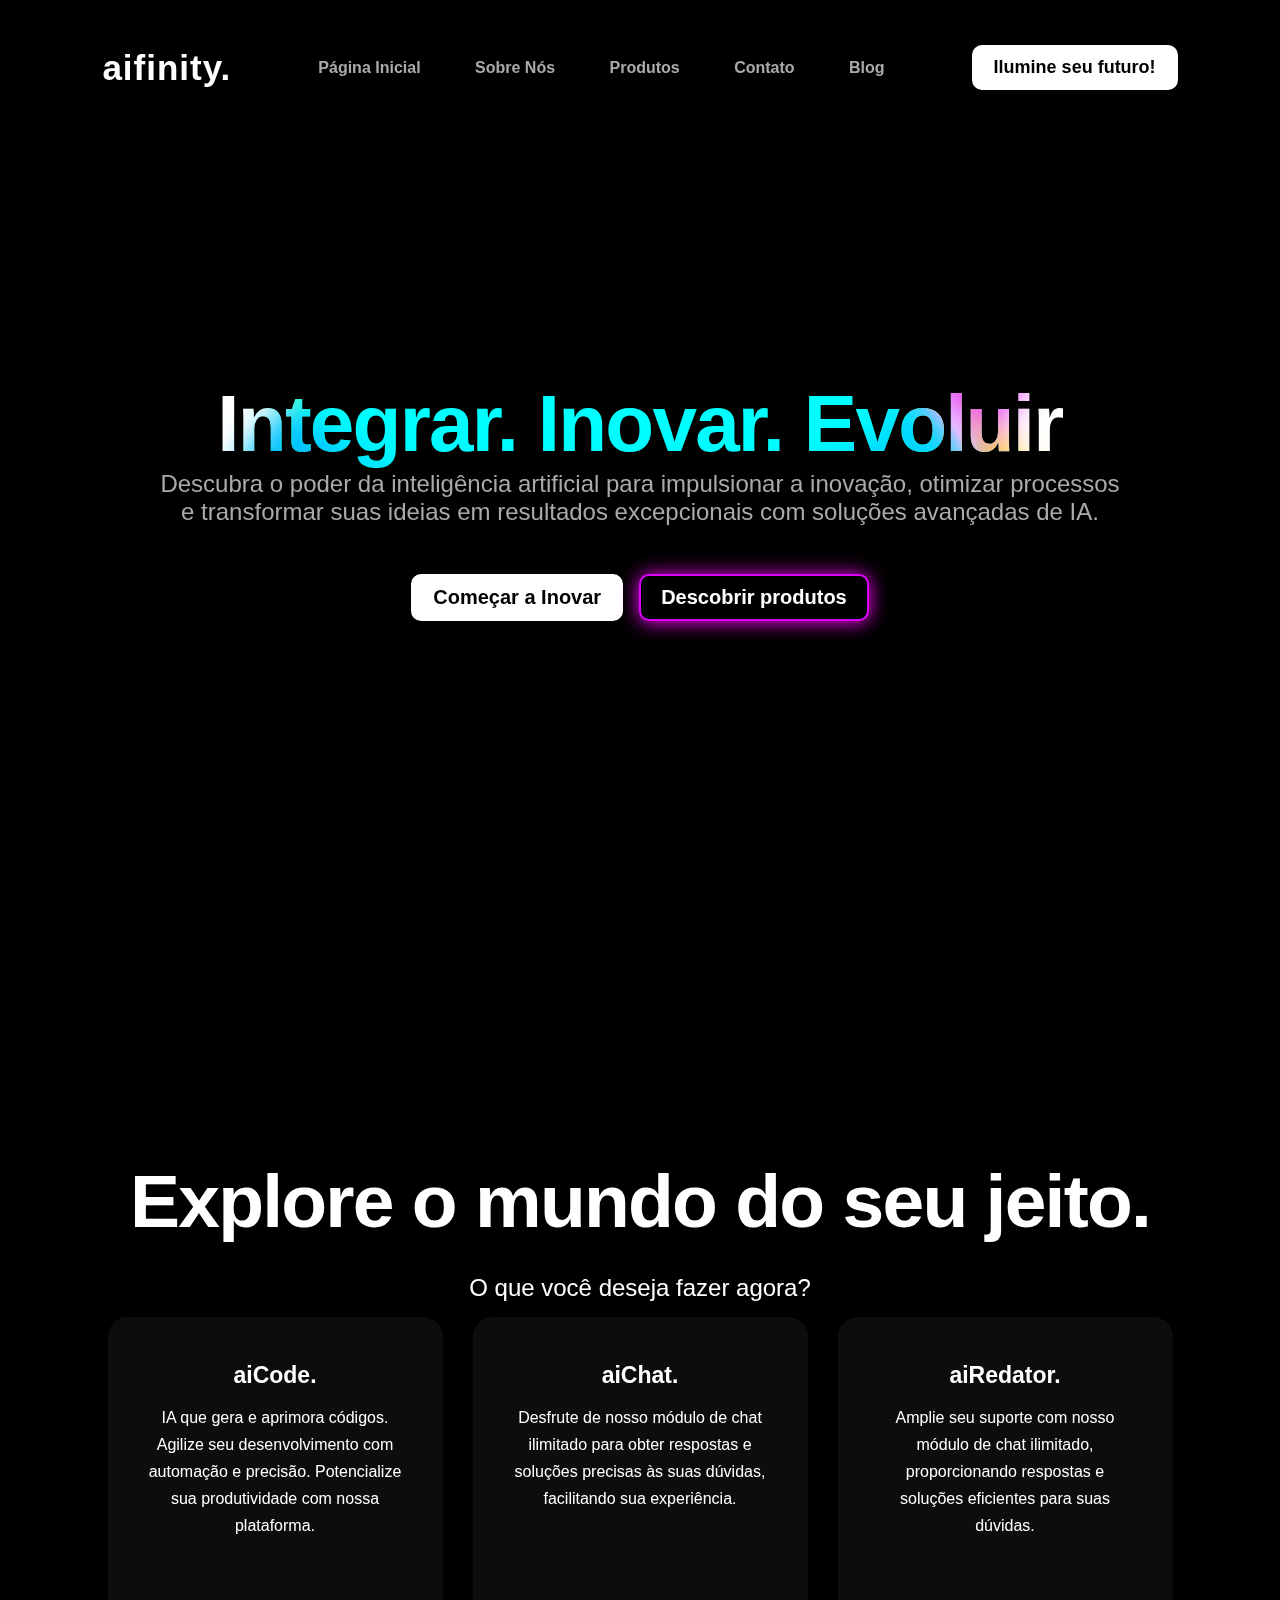
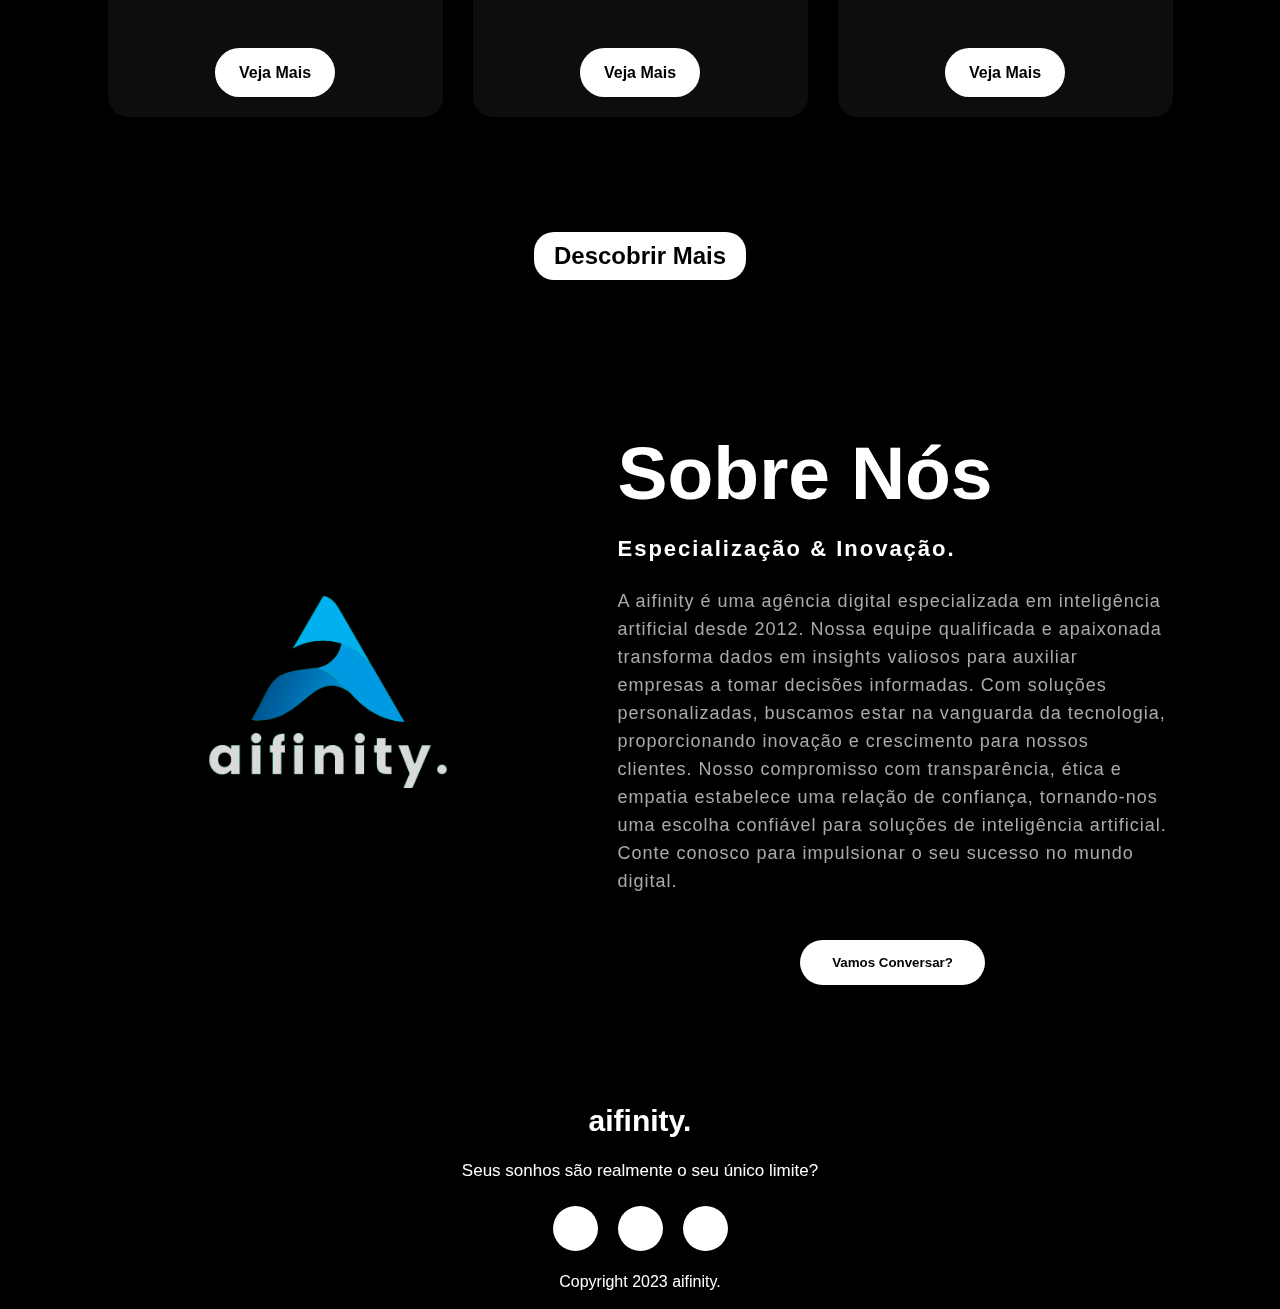
<file: html/index.html>
<!DOCTYPE html>
<html lang="en">

<head>
    <meta charset="UTF-8">
    <meta http-equiv="X-UA-Compatible" content="IE=edge">
    <meta name="viewport" content="width=device-width, initial-scale=1.0">
    <title>aifinity.</title>
    <link rel="preconnect" href="https://fonts.gstatic.com">
    <link
        href="https://fonts.googleapis.com/css2?family=Josefin+Sans:ital,wght@0,100;0,200;0,300;0,400;0,500;0,600,700;1,100;0,200;0,300;1,400;1,500;1,600;1,700$display=swap"
        rel="stylesheet">
    <link rel="stylesheet" href="https://cdnjs.cloudflare.com/ajax/libs/font-awesome/6.4.0/css/all.min.css"
        integrity="sha512-iecdLmaskl7CVkqkXNQ/ZH/XLlvWZOJyj7Yy7tcenmpD1ypASozpmT/E0iPtmFIB46ZmdtAc9eNBvH0H/ZpiBw=="
        crossorigin="anonymous" referrerpolicy="no-referrer">
    <link rel="stylesheet" href="../css/style.css">
    <link rel="stylesheet" href="../css/style.css">
</head>

<body>
    <!--Seção do Hero-->
    <div class="hero">
        <nav>
            <h1 class="logo">aifinity.</h1>
            <ul>
                <li><a href="index.html">Página Inicial</a></li>
                <li><a href="sobre-nos.html">Sobre Nós</a></li>
                <li><a href="produtos.html">Produtos</a></li>
                <li><a href="contato.html">Contato</a></li>
                <li><a href="blog.html">Blog</a></li>
            </ul>
            <a href="contato.html" class="btn">Ilumine seu futuro!</a>
        </nav>
        <!--Nos Conheça-->
        <section class="hero">
            <div class="content">
                <h1 class="title">Integrar. Inovar. Evoluir
                    <div class="aurora">
                        <div class="aurora__item"></div>
                        <div class="aurora__item"></div>
                        <div class="aurora__item"></div>
                        <div class="aurora__item"></div>

                    </div>
                </h1>
                <p class="subtitle">Descubra o poder da inteligência artificial para impulsionar a inovação,
                    otimizar processos <br>e transformar suas ideias em resultados excepcionais com soluções avançadas
                    de
                    IA.</p>
            </div>
            <div class="hero-buttons">
                <a href="#" class="button button-white">Começar a Inovar</a>
                <a href="#" class="button button-purple">Descobrir produtos</a>
            </div>
    </div>

    </section>
    <!--Seção de Serviços-->
    <section>
        <div class="service">
            <div class="title">
                <h2>Explore o mundo do seu jeito.</h2>
            </div>
            <div class="title-p">
                <p>O que você deseja fazer agora?</p>
            </div>

            <div class="box">
                <div class="card">
                    <i class="fa-solid fa-code"></i>
                    <h5>ai<span>Code.</span></h5>
                    <div class="pra">
                        <p>IA que gera e aprimora códigos. Agilize seu desenvolvimento com automação e precisão.
                            Potencialize sua produtividade com nossa plataforma.</p>

                        <p style="text-align: center;">
                            <a class="button" href="#">Veja Mais</a>
                        </p>
                    </div>
                </div>

                <div class="card">
                    <i class="fa-regular fa-comment"></i>
                    <h5>ai<span>Chat.</span></h5>
                    <div class="pra">
                        <p>Desfrute de nosso módulo de chat ilimitado para obter respostas e soluções precisas às suas
                            dúvidas,
                            facilitando sua experiência.</p>

                        <p style="text-align: center;">
                            <a class="button" href="#">Veja Mais</a>
                        </p>
                    </div>
                </div>

                <div class="card">
                    <i class="fa-regular fa-pen-to-square"></i>
                    <h5>ai<span>Redator.</span></h5>
                    <div class="pra">
                        <p>Amplie seu suporte com nosso módulo de chat ilimitado, proporcionando respostas e soluções
                            eficientes para suas dúvidas.</p>

                        <p style="text-align: center;">
                            <a class="button" href="#">Veja Mais</a>
                        </p>
                    </div>
                </div>
            </div>
        </div>
        <div class="veja">
            <button class="veja-tudo">Descobrir Mais</button>
        </div>

    </section>
    <!--Seção Sobre Nós-->
    <section class="about">
        <div class="main">
            <img src="logo.png">
            <div class="about-text">
                <h2>Sobre Nós</h2>
                <h5>Especialização & <span>Inovação.</span></h5>
                <p>A aifinity é uma agência digital especializada em inteligência artificial desde 2012.
                    Nossa equipe qualificada e apaixonada transforma dados em insights valiosos para auxiliar
                    empresas a tomar decisões informadas. Com soluções personalizadas, buscamos estar na vanguarda
                    da tecnologia, proporcionando inovação e crescimento para nossos clientes. Nosso compromisso com
                    transparência, ética e empatia estabelece uma relação de confiança, tornando-nos uma escolha
                    confiável
                    para soluções de inteligência artificial. Conte conosco para impulsionar o seu sucesso no mundo
                    digital.</p>
                <div class="lets-talk">
                    <button type="button">Vamos Conversar?</button>
                </div>
            </div>
        </div>
    </section>

    <!--Começo Footer-->
    <section>
        <footer id="footer-end">
            <p>aifinity.</p>
            <p>Seus sonhos são realmente o seu único limite?</p>
            <div class="social">
                <a href="#"><i class="fa-brands fa-facebook"></i></a>
                <a href="#"><i class="fa-brands fa-twitter"></i></a>
                <a href="#"><i class="fa-brands fa-instagram"></i></a>
            </div>
            <p class="=end">Copyright 2023 aifinity.</span></p>
        </footer>
    </section>

</body>

</html>
</file>
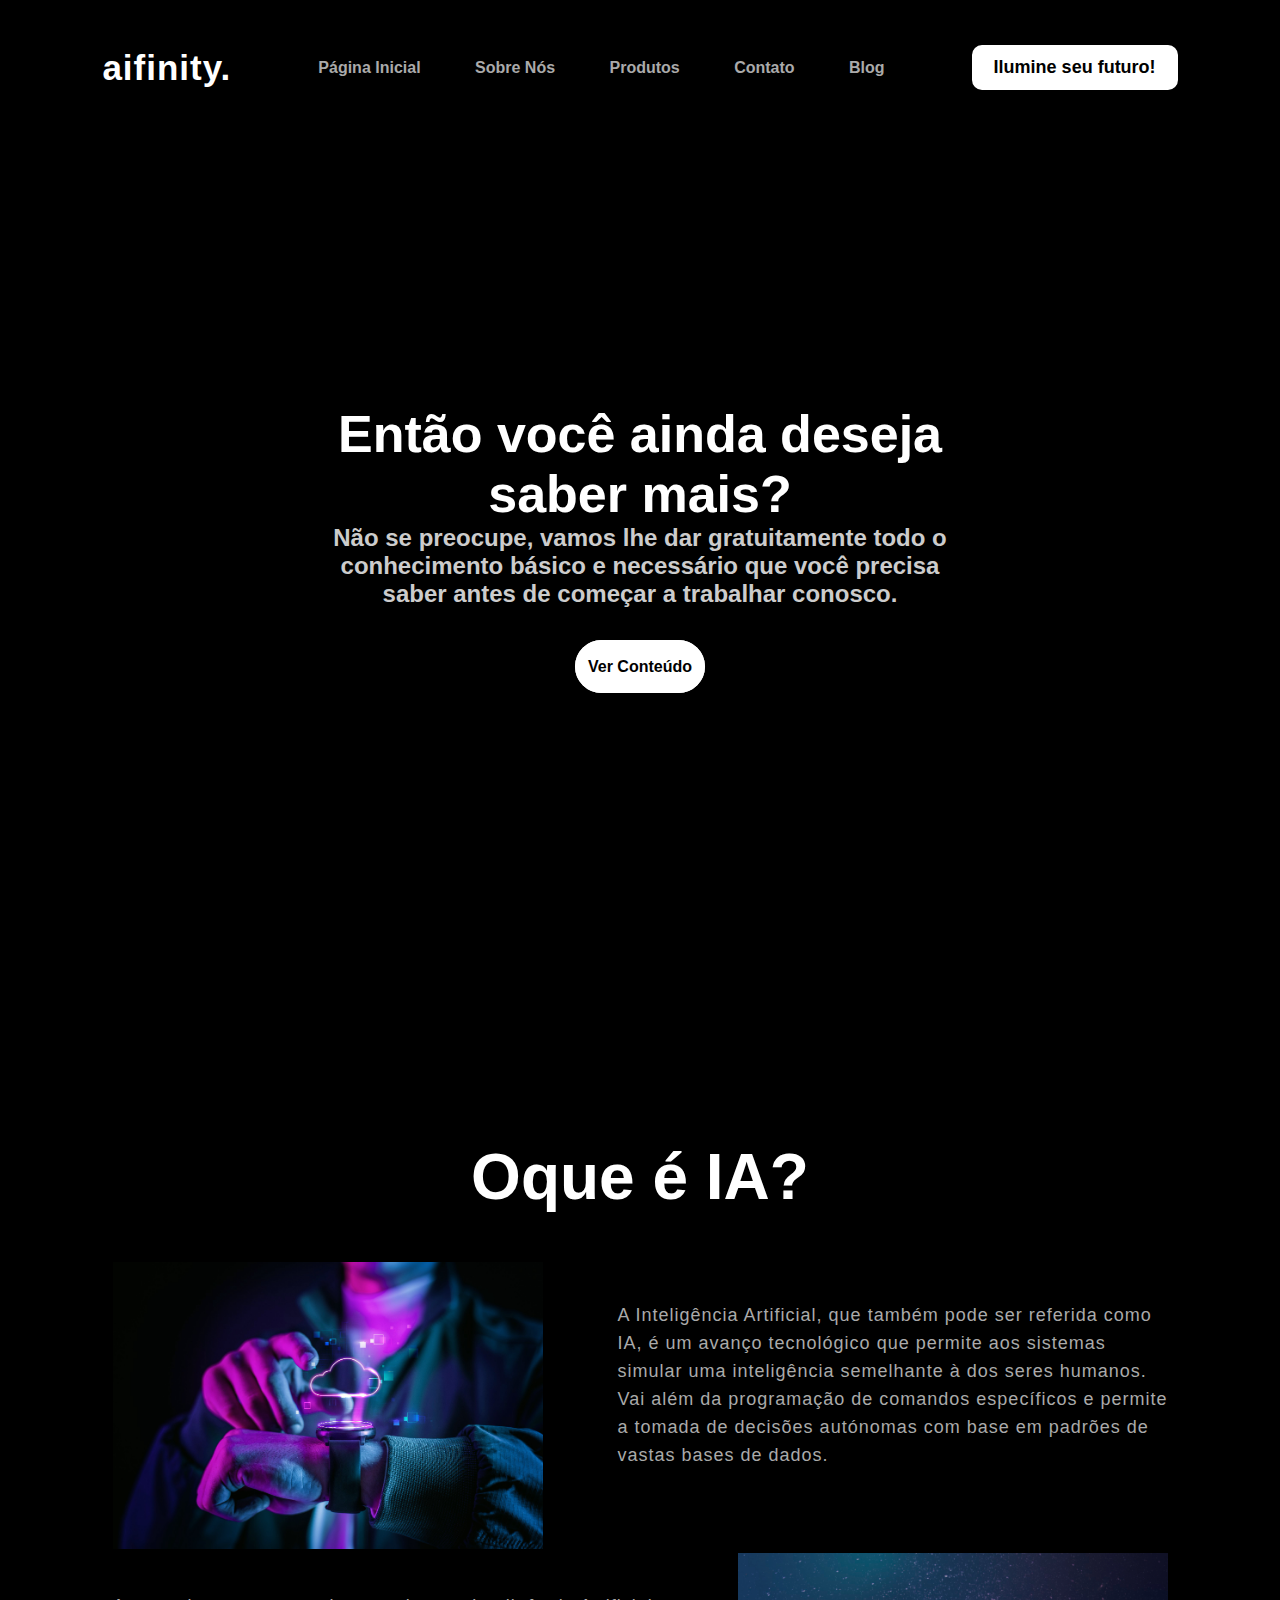
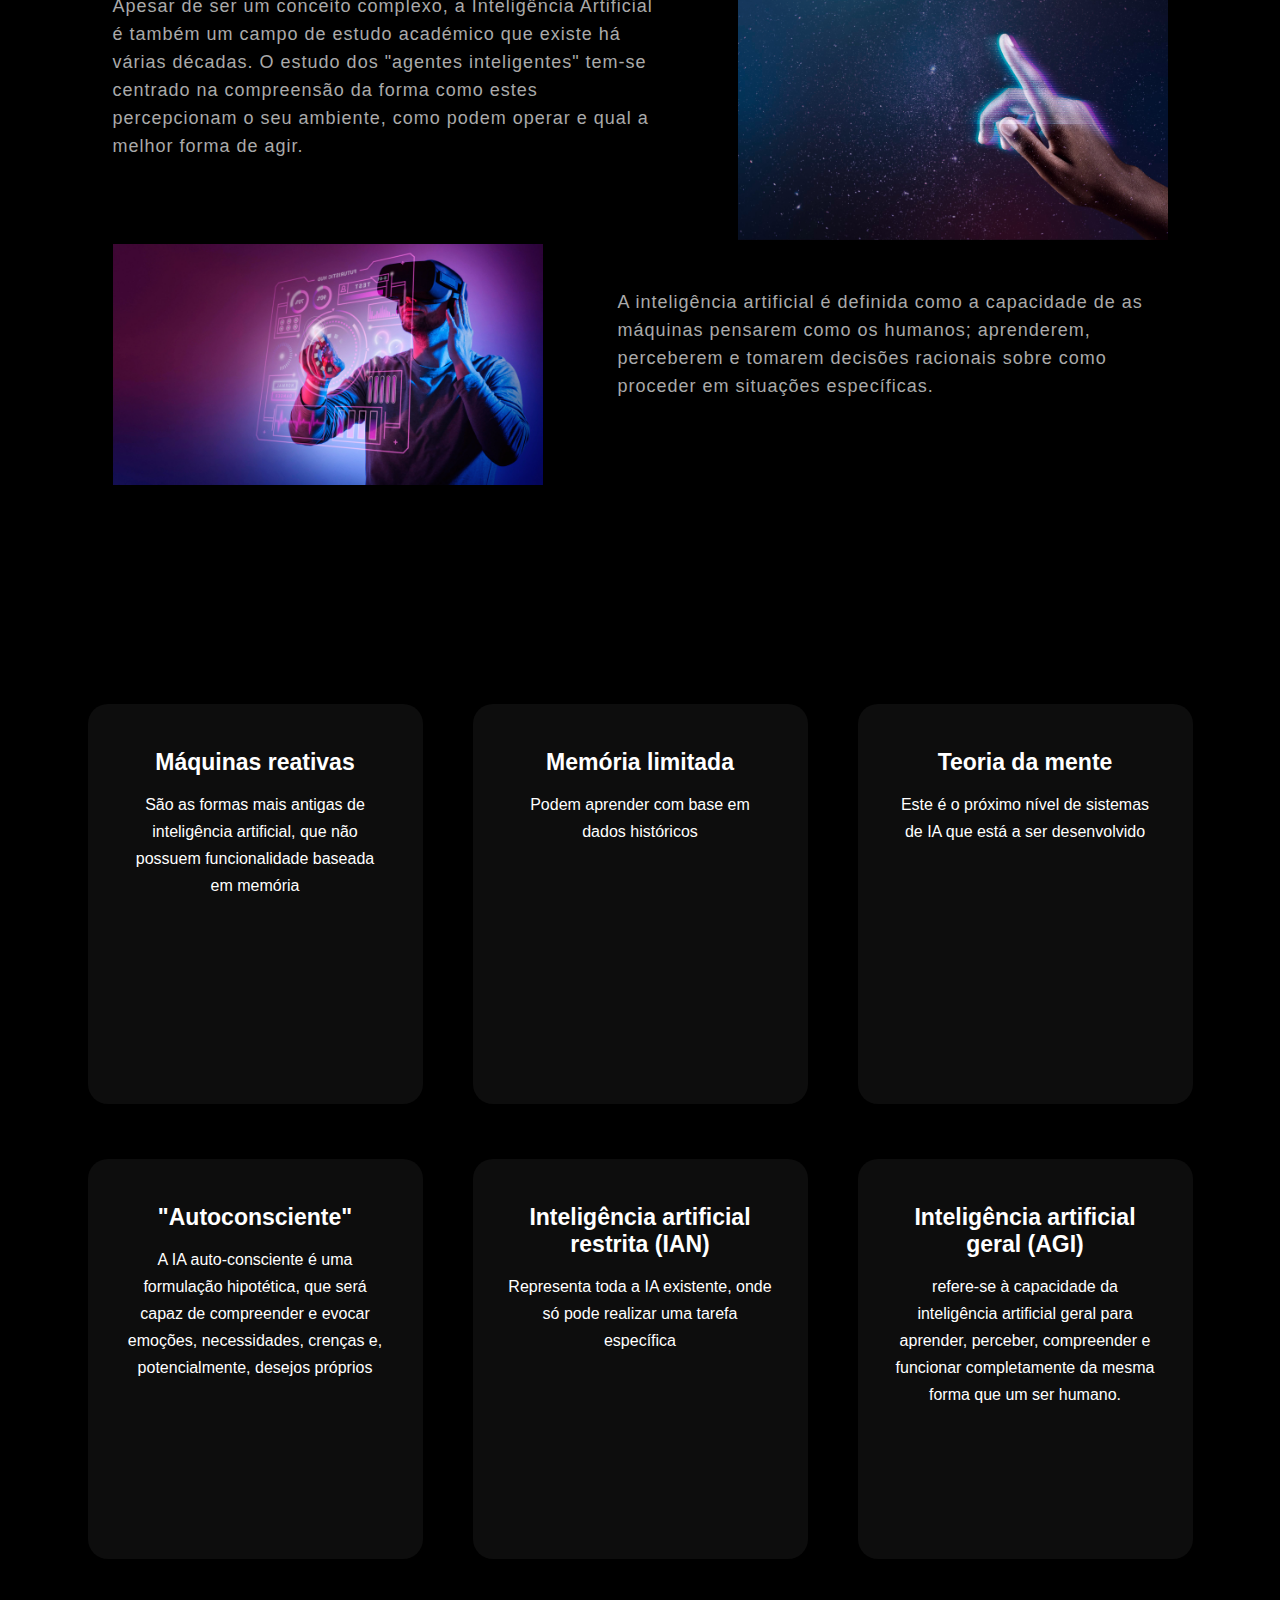
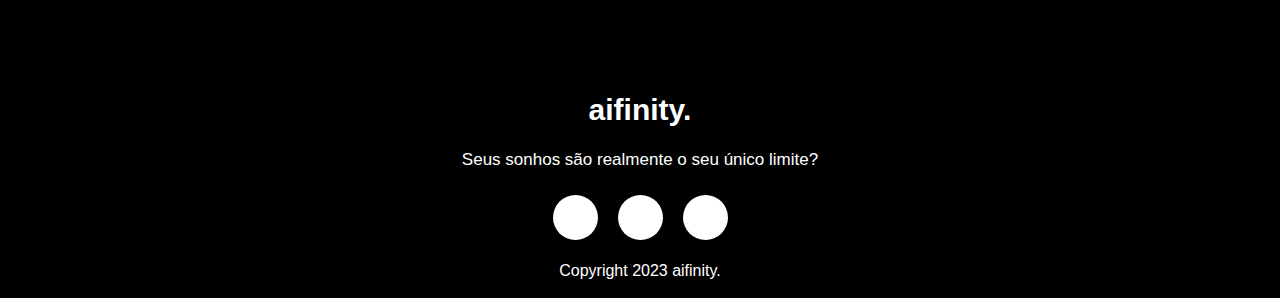
<file: html/blog.html>
<!DOCTYPE html>
<html lang="en">

<head>
    <meta charset="UTF-8">
    <meta http-equiv="X-UA-Compatible" content="IE=edge">
    <meta name="viewport" content="width=device-width, initial-scale=1.0">
    <title>Blog</title>
    <link rel="preconnect" href="https://fonts.gstatic.com">
    <link
        href="https://fonts.googleapis.com/css2?family=Josefin+Sans:ital,wght@0,100;0,200;0,300;0,400;0,500;0,600,700;1,100;0,200;0,300;1,400;1,500;1,600;1,700$display=swap"
        rel="stylesheet">
    <link rel="stylesheet" href="https://cdnjs.cloudflare.com/ajax/libs/font-awesome/6.4.0/css/all.min.css"
        integrity="sha512-iecdLmaskl7CVkqkXNQ/ZH/XLlvWZOJyj7Yy7tcenmpD1ypASozpmT/E0iPtmFIB46ZmdtAc9eNBvH0H/ZpiBw=="
        crossorigin="anonymous" referrerpolicy="no-referrer">
    <link rel="stylesheet" href="../css/blog.css">
    <link rel="stylesheet" href="../css/style.css">
</head>

<body>
    <!--Seção do Hero-->
    <div class="hero">
        <nav>
            <h1 class="logo">aifinity.</h1>
            <ul>
                <li><a href="index.html">Página Inicial</a></li>
                <li><a href="sobre-nos.html">Sobre Nós</a></li>
                <li><a href="produtos.html">Produtos</a></li>
                <li><a href="contato.html">Contato</a></li>
                <li><a href="blog.html">Blog</a></li>
            </ul>
            <a href="contato.html" class="btn">Ilumine seu futuro!</a>
        </nav>
        <!--Titulo e texto do h1-->
        <section id="firstSection">
            <div id="centerDiv">
                <h1 class="h1Title">Então você ainda deseja saber mais?</h1>
                <p class="pText">Não se preocupe, vamos lhe dar gratuitamente todo o conhecimento básico e necessário
                    que você precisa
                    saber antes de começar a trabalhar conosco.</p>
                <a href="#" class="contentButton">Ver Conteúdo</a>
            </div>
        </section>

        <!--Inicio do conteúdo do pdf/Reutilizei parte da página "Sobre nós"-->
        <section class="about">
            <div class="about-title-h1">
                <h1 id="about-h1">Oque é IA?</h1>
            </div>
            <div class="main">
                <div class="left-image">
                    <img src="blog1.jpg" alt="Blog Img">
                </div>
                <div class="about-text">
                    <p> A Inteligência Artificial, que também pode ser referida como IA, é um avanço tecnológico que
                        permite aos sistemas simular uma inteligência semelhante à dos seres humanos. Vai além da
                        programação de comandos específicos e permite a tomada de decisões autónomas com base em padrões
                        de vastas bases de dados.
                    </p>
                </div>
            </div>
            <div class="main reverse">
                <div class="about-text">
                    <p> Apesar de ser um conceito complexo, a Inteligência Artificial é também um campo de estudo
                        académico que existe há várias décadas. O estudo dos "agentes inteligentes" tem-se centrado na
                        compreensão da forma como estes percepcionam o seu ambiente, como podem operar e qual a melhor
                        forma de agir.</p>
                </div>
                <div class="right-image">
                    <img src="blog2.jpg" alt="Blog Img">
                </div>
            </div>
            <div class="main">
                <div class="left-image">
                    <img src="blog3.jpg" alt="Blog Img">
                </div>
                <div class="about-text">
                    <p> A inteligência artificial é definida como a capacidade de as máquinas pensarem como os humanos;
                        aprenderem, perceberem e tomarem decisões racionais sobre como proceder em situações
                        específicas.</p>
                </div>
            </div>
        </section>

        <!--Tipos de IAs-->
            <!--1ª Seção de Cards-->
            <section class="section-1">
                <div class="service">
                    <div class="box">
                        <!--1º Card-->
                        <div class="card">
                            <i class="fa-regular fa-lightbulb"></i>
                            <h5>Máquinas reativas</h5>
                            <div class="pra">
                                <p>São as formas mais antigas de inteligência artificial, que não possuem funcionalidade
                                    baseada em memória

                                </p>

                                <p style="text-align: center;">
                                </p>
                            </div>
                        </div>
                        <!--2º Card-->
                        <div class="card">
                            <i class="fa-solid fa-gear"></i>
                            <h5>Memória limitada</h5>
                            <div class="pra">
                                <p>Podem aprender com base em dados históricos

                                </p>

                                <p style="text-align: center;">
                                </p>
                            </div>
                        </div>
                        <!--3º Card-->
                        <div class="card">
                            <i class="fa-solid fa-puzzle-piece"></i>
                            <h5>Teoria da mente</h5>
                            <div class="pra">
                                <p>Este é o próximo nível de sistemas de IA que está a ser desenvolvido

                                </p>

                                <p style="text-align: center;">
                                </p>
                            </div>
                        </div>
                    </div>
                </div>
            </section>

            <!--Eu fiz uma gambiarra aqui, não consegui alinhar os cards para que ficassem 3 por linhas, 
        então eu fui duplicando as seções, já que funcionou de qualquer modo-->

            <!--2ª Seção de Cards-->

            <section class="section-2">
                <div class="service">
                    <div class="box">
                        <!--4º Card-->
                        <div class="card">
                            <i class="fa-solid fa-pencil"></i>
                            <h5>"Autoconsciente"</h5>
                            <div class="pra">
                                <p>A IA auto-consciente é uma formulação hipotética, que será capaz de compreender e
                                    evocar emoções, necessidades, crenças e, potencialmente, desejos próprios</p>

                                <p style="text-align: center;">
                                </p>
                            </div>
                        </div>
                        <!--5º Card-->
                        <div class="card">
                            <i class="fa-regular fa-comment"></i>
                            <h5>Inteligência artificial restrita (IAN)</h5>
                            <div class="pra">
                                <p>Representa toda a IA existente, onde só pode realizar uma tarefa específica
                                </p>

                                <p style="text-align: center;">
                                </p>
                            </div>
                        </div>
                        <!--6º Card-->
                        <div class="card">
                            <i class="fa-solid fa-code"></i>
                            <h5>Inteligência artificial geral (AGI)</h5>
                            <div class="pra">
                                <p>refere-se à capacidade da inteligência artificial geral para aprender, perceber,
                                    compreender e funcionar completamente da mesma forma que um ser humano.
                                </p>

                                <p style="text-align: center;">
                                </p>
                            </div>
                        </div>
                    </div>
                </div>
            </section>
        </section>
        <section>
            <footer id="footer-end">
                <p>aifinity.</p>
                <p>Seus sonhos são realmente o seu único limite?</p>
                <div class="social">
                    <a href="#"><i class="fa-brands fa-facebook"></i></a>
                    <a href="#"><i class="fa-brands fa-twitter"></i></a>
                    <a href="#"><i class="fa-brands fa-instagram"></i></a>
                </div>
                <p class="=end">Copyright 2023 aifinity.</span></p>
            </footer>
        </section>
</body>

</html>
</file>
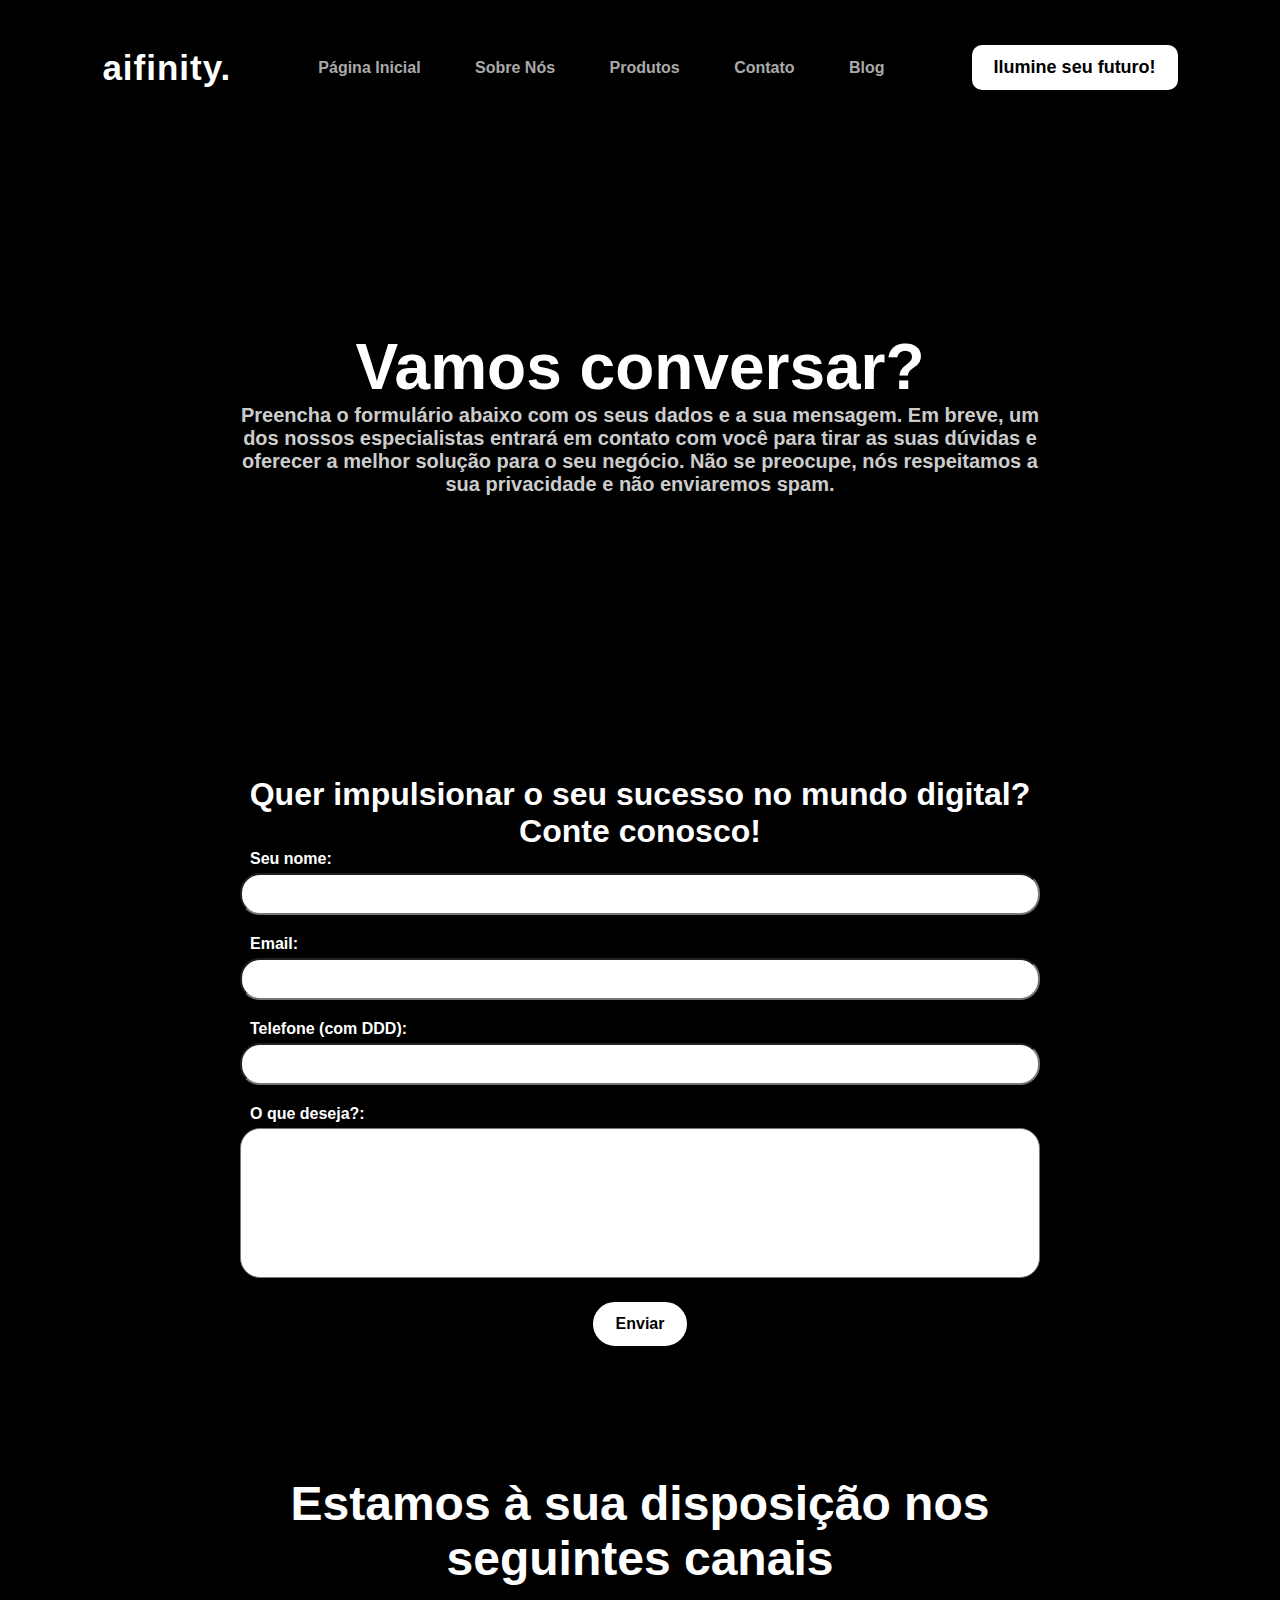
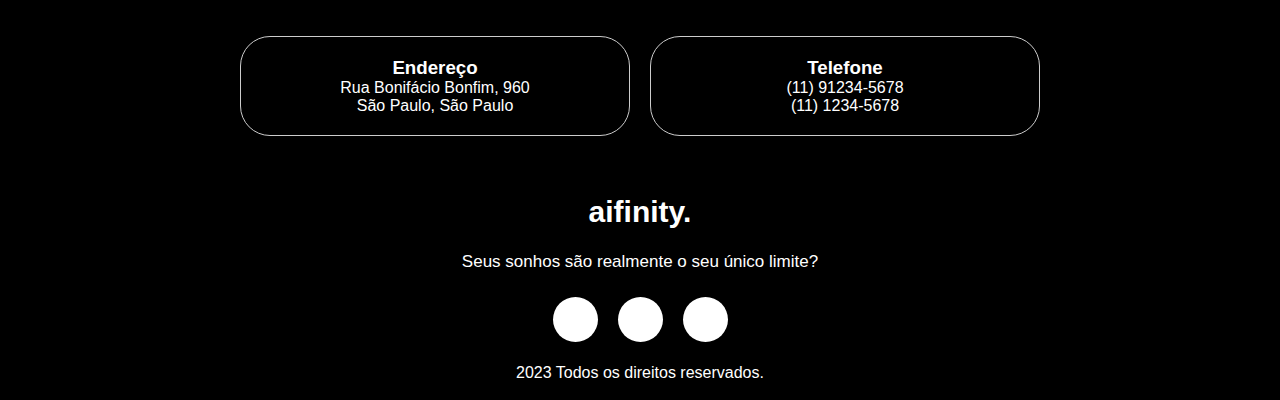
<file: html/contato.html>
<!DOCTYPE html>
<html lang="en">

<head>
    <meta charset="UTF-8">
    <meta http-equiv="X-UA-Compatible" content="IE=edge">
    <meta name="viewport" content="width=device-width, initial-scale=1.0">
    <title>Contato</title>
    <link rel="preconnect" href="https://fonts.gstatic.com">
    <link
        href="https://fonts.googleapis.com/css2?family=Josefin+Sans:ital,wght@0,100;0,200;0,300;0,400;0,500;0,600,700;1,100;0,200;0,300;1,400;1,500;1,600;1,700$display=swap"
        rel="stylesheet">
    <link rel="stylesheet" href="https://cdnjs.cloudflare.com/ajax/libs/font-awesome/6.4.0/css/all.min.css"
        integrity="sha512-iecdLmaskl7CVkqkXNQ/ZH/XLlvWZOJyj7Yy7tcenmpD1ypASozpmT/E0iPtmFIB46ZmdtAc9eNBvH0H/ZpiBw=="
        crossorigin="anonymous" referrerpolicy="no-referrer">
    <link rel="stylesheet" href="../css/contato.css">
    <link rel="stylesheet" href="../css/style.css">
</head>

<body>
    <!--Seção do Hero-->
    <div class="hero">
        <nav>
            <h1 class="logo">aifinity.</h1>
            <ul>
                <li><a href="index.html">Página Inicial</a></li>
                <li><a href="sobre-nos.html">Sobre Nós</a></li>
                <li><a href="produtos.html">Produtos</a></li>
                <li><a href="contato.html">Contato</a></li>
                <li><a href="blog.html">Blog</a></li>
            </ul>
            <a href="contato.html" class="btn">Ilumine seu futuro!</a>
        </nav>


        <!--Primeira Seção-->
        <section class="section1">
            <div class="container">
                <h2 class="h2">Vamos conversar? </h2>
                <p class="text">Preencha o formulário abaixo com os seus dados e a sua mensagem. Em breve, um dos nossos
                    especialistas entrará em contato com você para tirar as suas dúvidas e oferecer a melhor solução
                    para o seu negócio. Não se preocupe, nós respeitamos a sua privacidade e não enviaremos spam.
            </div>
        </section>

        <!--Área do formulário-->
        <section class="section2">
            <div class="container">
                <h2 class="h2Form">Quer impulsionar o seu sucesso no mundo digital? Conte conosco!</h2>
                <form class="contact-form">
                    <div>
                        <label for="name">Seu nome:</label>
                        <input type="text" id="name" required>
                    </div>
                    <div>
                        <label for="email">Email:</label>
                        <input type="email" id="email" required>
                    </div>
                    <div>
                        <label for="phone">Telefone (com DDD):</label>
                        <input type="tel" id="phone" required>
                    </div>
                    <div>
                        <label for="message">O que deseja?:</label>
                        <textarea id="message" required></textarea>
                    </div>
                    <div>
                        <button type="submit">Enviar</button>
                    </div>
                </form>
            </div>
        </section>

        <!--Infos Adicionais-->
        <section class="section3">
            <div class="container">
                <h2 class="h2Info">Estamos à sua disposição nos seguintes canais</h2>
                <div class="contact-info">
                    <div>
                        <h3>Endereço</h3>
                        <p>Rua Bonifácio Bonfim, 960</p>
                        <p>São Paulo, São Paulo</p>
                    </div>
                    <div>
                        <h3>Telefone</h3>
                        <p>(11) 91234-5678</p>
                        <p>(11) 1234-5678</p>
                    </div>
                </div>
            </div>
        </section>
        <!--Footer-->
               <!--Seção do Footer-->
        <section>
            <footer id="footer-end">
                <p>aifinity.</p>
                <p>Seus sonhos são realmente o seu único limite?</p>
                <div class="social">
                    <a href="#"><i class="fa-brands fa-facebook"></i></a>
                    <a href="#"><i class="fa-brands fa-twitter"></i></a>
                    <a href="#"><i class="fa-brands fa-instagram"></i></a>
                </div>
                <p class="=end">2023 Todos os direitos reservados.</span></p>
            </footer>
        </section>

</body>

</html>
</file>
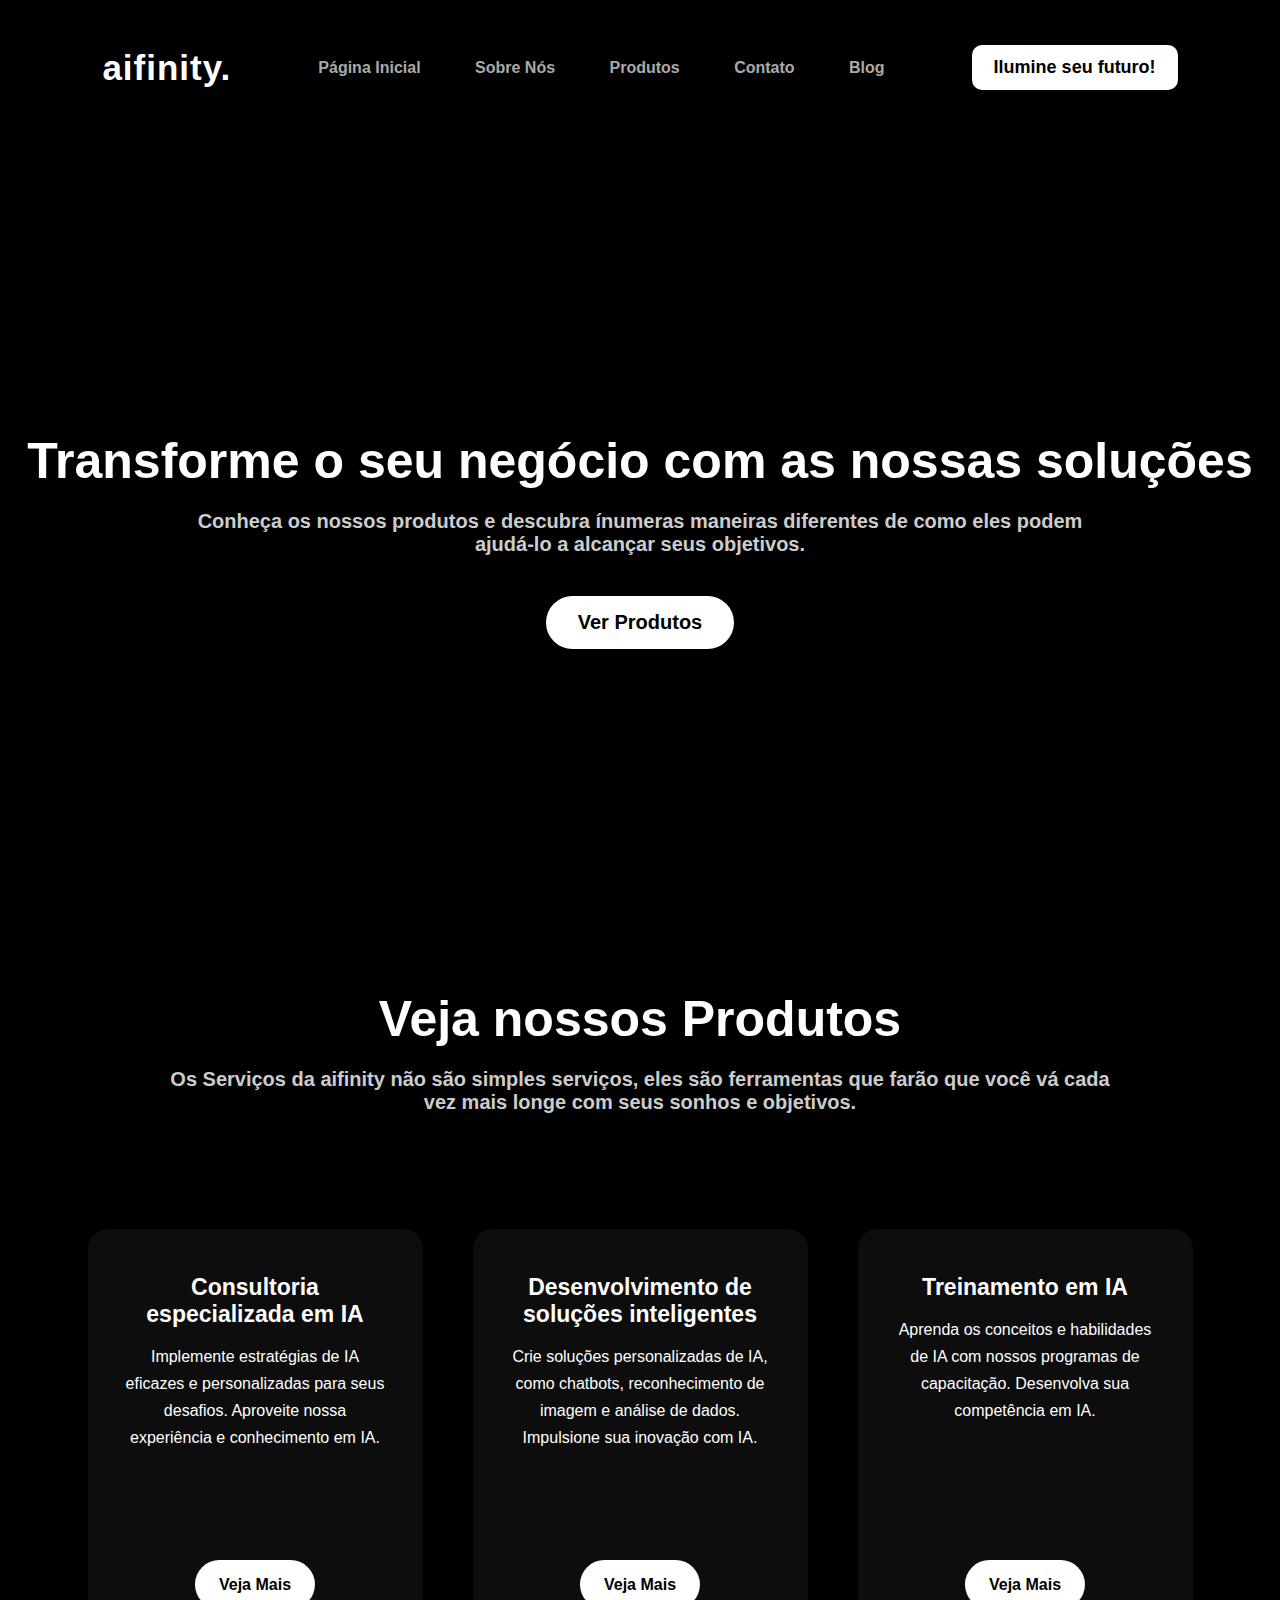
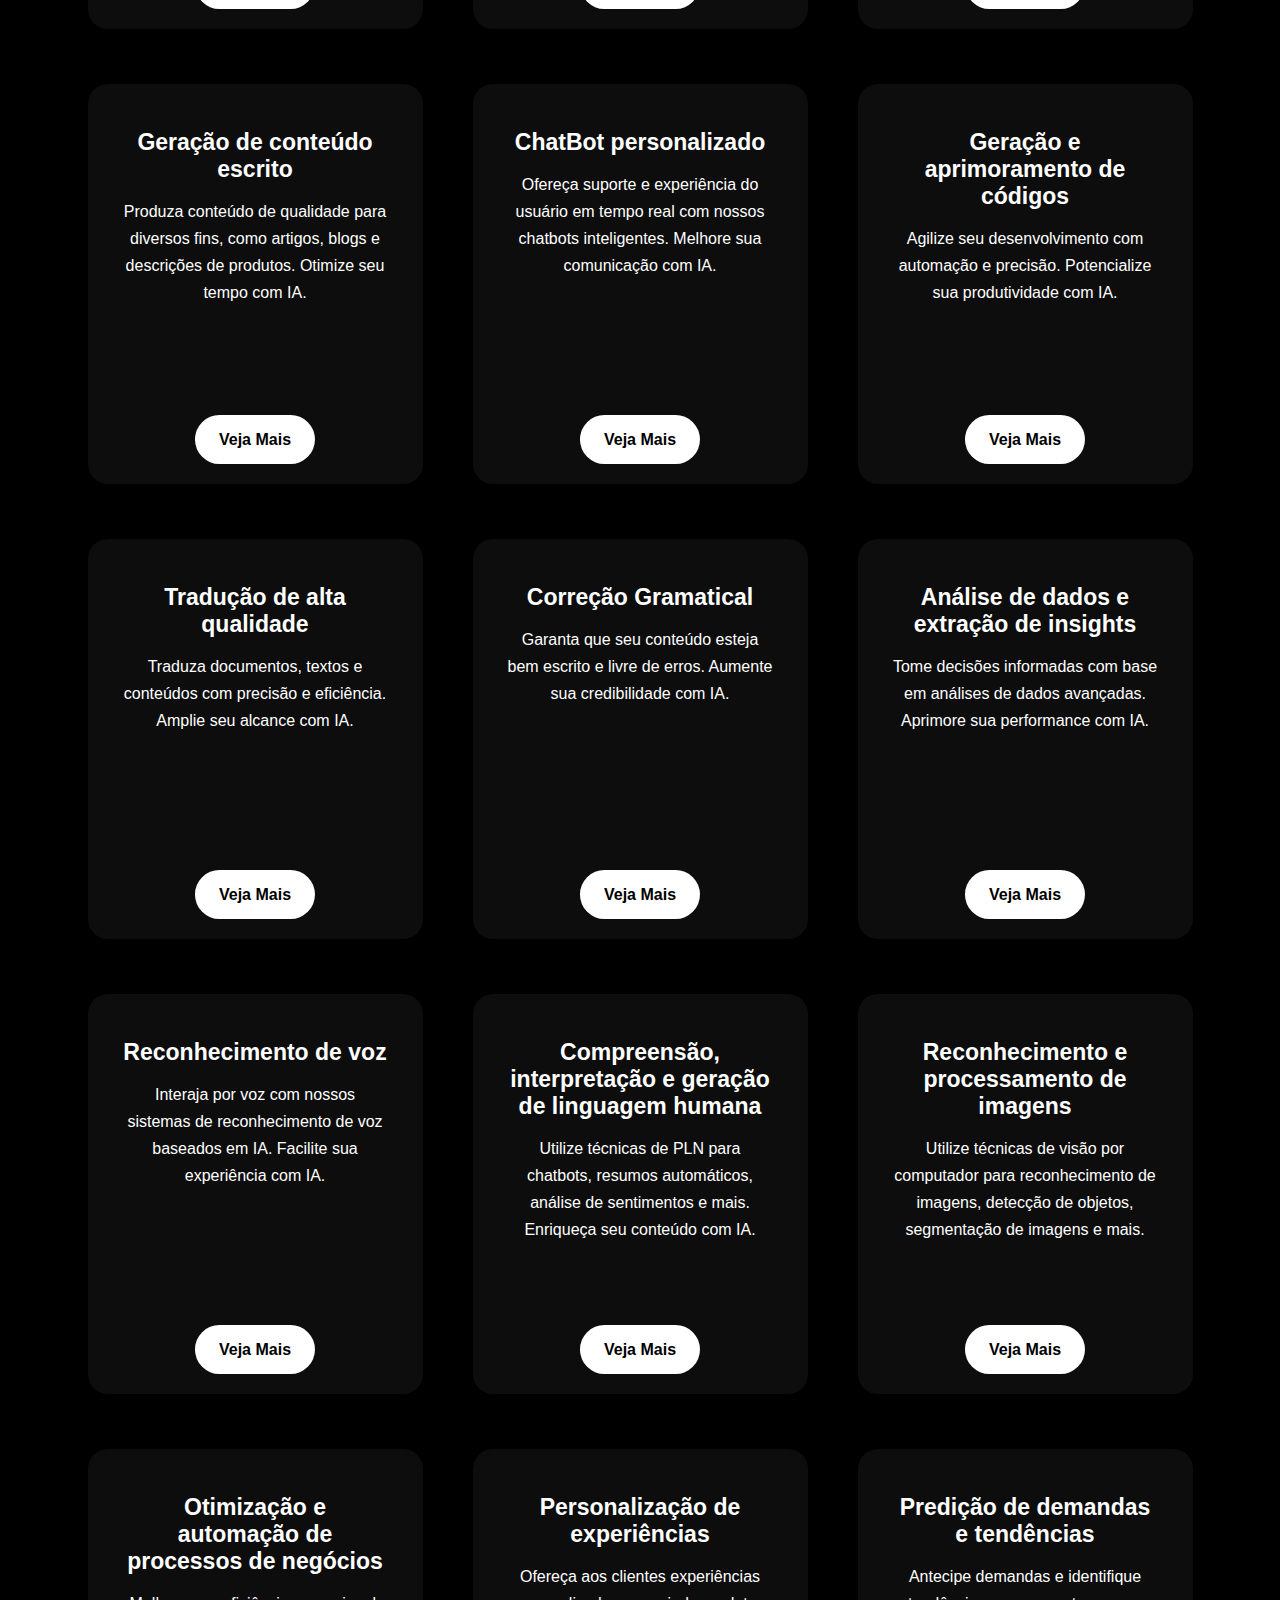
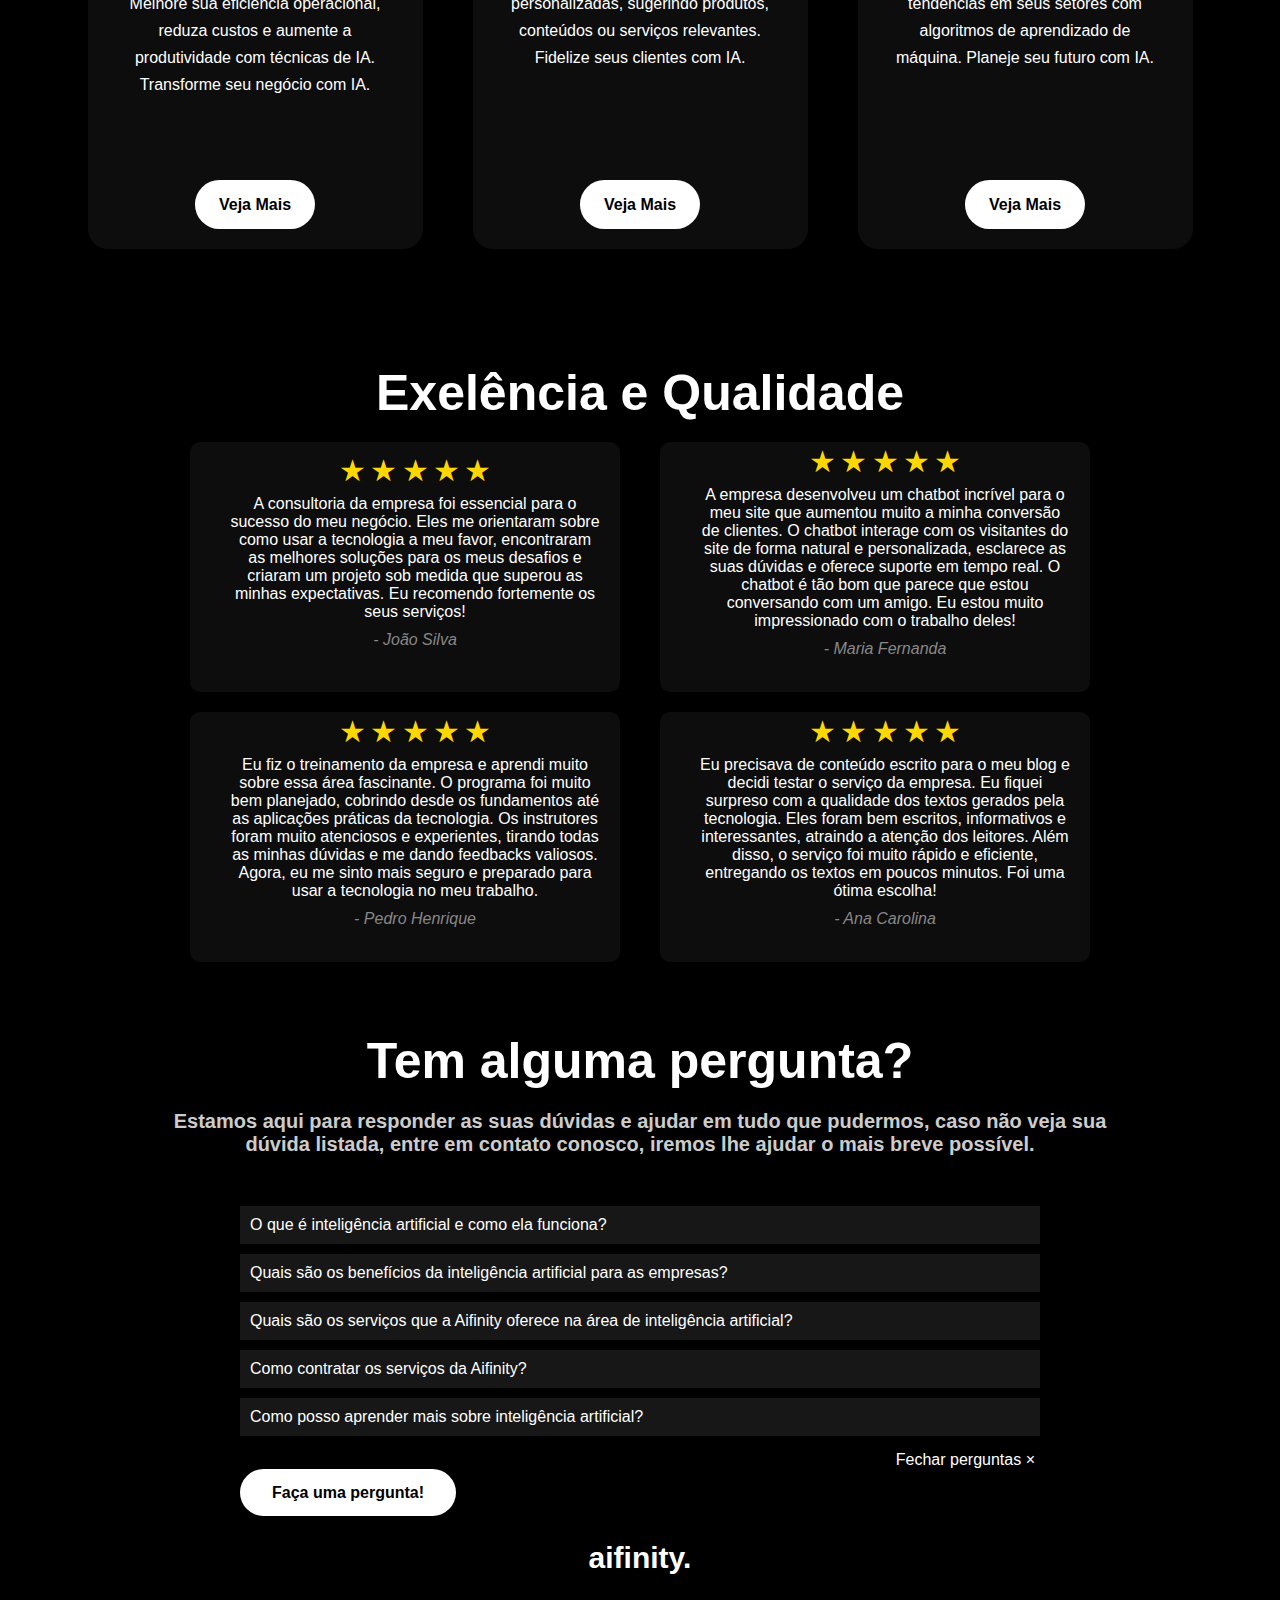
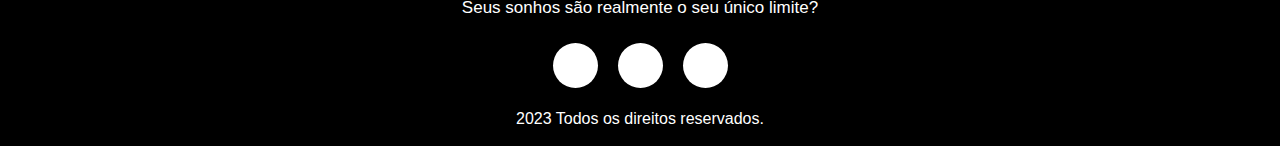
<file: html/produtos.html>
<!DOCTYPE html>
<html lang="en">

<head>
    <meta charset="UTF-8">
    <meta http-equiv="X-UA-Compatible" content="IE=edge">
    <meta name="viewport" content="width=device-width, initial-scale=1.0">
    <title>Produtos</title>
    <link rel="preconnect" href="https://fonts.gstatic.com">
    <link
        href="https://fonts.googleapis.com/css2?family=Josefin+Sans:ital,wght@0,100;0,200;0,300;0,400;0,500;0,600,700;1,100;0,200;0,300;1,400;1,500;1,600;1,700$display=swap"
        rel="stylesheet">
    <link rel="stylesheet" href="https://cdnjs.cloudflare.com/ajax/libs/font-awesome/6.4.0/css/all.min.css"
        integrity="sha512-iecdLmaskl7CVkqkXNQ/ZH/XLlvWZOJyj7Yy7tcenmpD1ypASozpmT/E0iPtmFIB46ZmdtAc9eNBvH0H/ZpiBw=="
        crossorigin="anonymous" referrerpolicy="no-referrer">
    <link rel="stylesheet" href="../css/produtos.css">
    <link rel="stylesheet" href="../css/style.css">

<body>
    <!--Seção do Hero-->
    <div class="hero">
        <nav>
            <h1 class="logo">aifinity.</h1>
            <ul>
                <li><a href="index.html">Página Inicial</a></li>
                <li><a href="sobre-nos.html">Sobre Nós</a></li>
                <li><a href="produtos.html">Produtos</a></li>
                <li><a href="contato.html">Contato</a></li>
                <li><a href="blog.html">Blog</a></li>
            </ul>
            <a href="contato.html" class="btn">Ilumine seu futuro!</a>
        </nav>
        <section>
            <div id="center-div">
                <h1 class="h1">Transforme o seu negócio com as nossas soluções</h1>
                <p class="p-text">Conheça os nossos produtos e descubra ínumeras maneiras diferentes de como eles podem
                    <br>ajudá-lo a
                    alcançar seus objetivos.
                </p>
                <button href="#" class="btn-products">Ver Produtos</button>
            </div>
            <div id="line" class="vertical-line"></div>
        </section>

        <section>
            <div id="center-div">
                <h1 class="h1">Veja nossos Produtos</h1>
                <p class="p-text">Os Serviços da aifinity não são simples serviços, eles são ferramentas que farão que
                    você vá cada <br>vez
                    mais longe com seus sonhos e objetivos.</p>
            </div>
        </section>

        <!--1ª Seção de Cards-->
        <section class="section-1">
            <div class="service">
                <div class="box">
                    <!--1º Card-->
                    <div class="card">
                        <i class="fa-regular fa-lightbulb"></i>
                        <h5>Consultoria especializada em IA </h5>
                        <div class="pra">
                            <p>Implemente estratégias de IA eficazes e personalizadas para seus desafios. Aproveite
                                nossa experiência e conhecimento em IA.

                            </p>

                            <p style="text-align: center;">
                                <a class="button" href="#">Veja Mais</a>
                            </p>
                        </div>
                    </div>
                    <!--2º Card-->
                    <div class="card">
                        <i class="fa-solid fa-gear"></i>
                        <h5>Desenvolvimento de soluções inteligentes </h5>
                        <div class="pra">
                            <p>Crie soluções personalizadas de IA, como chatbots, reconhecimento de imagem e análise de
                                dados. Impulsione sua inovação com IA.

                            </p>

                            <p style="text-align: center;">
                                <a class="button" href="#">Veja Mais</a>
                            </p>
                        </div>
                    </div>
                    <!--3º Card-->
                    <div class="card">
                        <i class="fa-solid fa-puzzle-piece"></i>
                        <h5>Treinamento em IA</h5>
                        <div class="pra">
                            <p>Aprenda os conceitos e habilidades de IA com nossos programas de capacitação. Desenvolva
                                sua competência em IA.

                            </p>

                            <p style="text-align: center;">
                                <a class="button" href="#">Veja Mais</a>
                            </p>
                        </div>
                    </div>
                </div>
            </div>
        </section>

        <!--Eu fiz uma gambiarra aqui, não consegui alinhar os cards para que ficassem 3 por linhas, 
        então eu fui duplicando as seções, já que funcionou de qualquer modo-->

        <!--2ª Seção de Cards-->

        <section class="section-2">
            <div class="service">
                <div class="box">
                    <!--4º Card-->
                    <div class="card">
                        <i class="fa-solid fa-pencil"></i>
                        <h5>Geração de conteúdo escrito</h5>
                        <div class="pra">
                            <p>Produza conteúdo de qualidade para diversos fins, como artigos, blogs e descrições de
                                produtos. Otimize seu tempo com IA.</p>

                            <p style="text-align: center;">
                                <a class="button" href="#">Veja Mais</a>
                            </p>
                        </div>
                    </div>
                    <!--5º Card-->
                    <div class="card">
                        <i class="fa-regular fa-comment"></i>
                        <h5>ChatBot personalizado</h5>
                        <div class="pra">
                            <p>Ofereça suporte e experiência do usuário em tempo real com nossos chatbots inteligentes.
                                Melhore sua comunicação com IA.
                            </p>

                            <p style="text-align: center;">
                                <a class="button" href="#">Veja Mais</a>
                            </p>
                        </div>
                    </div>
                    <!--6º Card-->
                    <div class="card">
                        <i class="fa-solid fa-code"></i>
                        <h5>Geração e aprimoramento de códigos</h5>
                        <div class="pra">
                            <p>Agilize seu desenvolvimento com automação e precisão. Potencialize sua produtividade com
                                IA.
                            </p>

                            <p style="text-align: center;">
                                <a class="button" href="#">Veja Mais</a>
                            </p>
                        </div>
                    </div>
                </div>
            </div>
        </section>
        <!--3ª Seção de Cards-->

        <section class="section-2">
            <div class="service">
                <div class="box">
                    <!--7º Card-->
                    <div class="card">
                        <i class="fa-solid fa-language"></i>
                        <h5>Tradução de alta qualidade</h5>
                        <div class="pra">
                            <p>Traduza documentos, textos e conteúdos com precisão e eficiência. Amplie seu alcance com
                                IA.
                            </p>

                            <p style="text-align: center;">
                                <a class="button" href="#">Veja Mais</a>
                            </p>
                        </div>
                    </div>
                    <!--8º Card-->
                    <div class="card">
                        <i class="fa-solid fa-eraser"></i>
                        <h5>Correção Gramatical</h5>
                        <div class="pra">
                            <p>Garanta que seu conteúdo esteja bem escrito e livre de erros. Aumente sua credibilidade
                                com IA.
                            </p>

                            <p style="text-align: center;">
                                <a class="button" href="#">Veja Mais</a>
                            </p>
                        </div>
                    </div>
                    <!--9º Card-->
                    <div class="card">
                        <i class="fa-solid fa-chart-line"></i>
                        <h5>Análise de dados e extração de insights </h5>
                        <div class="pra">
                            <p>Tome decisões informadas com base em análises de dados avançadas. Aprimore sua
                                performance com IA.</p>

                            <p style="text-align: center;">
                                <a class="button" href="#">Veja Mais</a>
                            </p>
                        </div>
                    </div>
                </div>
            </div>
        </section>
        <!--4ª Seção de Cards-->

        <section class="section-2">
            <div class="service">
                <div class="box">
                    <!--10º Card-->
                    <div class="card">
                        <i class="fa-solid fa-microphone-lines"></i>
                        <h5>Reconhecimento de voz</h5>
                        <div class="pra">
                            <p>Interaja por voz com nossos sistemas de reconhecimento de voz baseados em IA. Facilite
                                sua experiência com IA.
                            </p>

                            <p style="text-align: center;">
                                <a class="button" href="#">Veja Mais</a>
                            </p>
                        </div>
                    </div>
                    <!--11º Card-->
                    <div class="card">
                        <i class="fa-solid fa-book-open"></i>
                        <h5>Compreensão, interpretação e geração de linguagem humana</h5>
                        <div class="pra">
                            <p>Utilize técnicas de PLN para chatbots, resumos automáticos, análise de sentimentos e
                                mais. Enriqueça seu conteúdo com IA.
                            </p>

                            <p style="text-align: center;">
                                <a class="button" href="#">Veja Mais</a>
                            </p>
                        </div>
                    </div>
                    <!--12º Card-->
                    <div class="card">
                        <i class="fa-regular fa-eye"></i>
                        <h5>Reconhecimento e processamento de imagens</h5>
                        <div class="pra">
                            <p>Utilize técnicas de visão por computador para reconhecimento de imagens, detecção de
                                objetos, segmentação de imagens e mais.
                            </p>

                            <p style="text-align: center;">
                                <a class="button" href="#">Veja Mais</a>
                            </p>
                        </div>
                    </div>
                </div>
            </div>
        </section>
        <!--5ª Seção de Cards-->

        <section class="section-2">
            <div class="service">
                <div class="box">
                    <!--13º Card-->
                    <div class="card">
                        <i class="fa-solid fa-turn-up"></i>
                        <h5>Otimização e automação de processos de negócios</h5>
                        <div class="pra">
                            <p>Melhore sua eficiência operacional, reduza custos e aumente a produtividade com técnicas
                                de IA. Transforme seu negócio com IA.
                            </p>

                            <p style="text-align: center;">
                                <a class="button" href="#">Veja Mais</a>
                            </p>
                        </div>
                    </div>
                    <!--14º Card-->
                    <div class="card">
                        <i class="fa-regular fa-star"></i>
                        <h5>Personalização de experiências</h5>
                        <div class="pra">
                            <p>Ofereça aos clientes experiências personalizadas, sugerindo produtos, conteúdos ou
                                serviços relevantes. Fidelize seus clientes com IA.
                            </p>

                            <p style="text-align: center;">
                                <a class="button" href="#">Veja Mais</a>
                            </p>
                        </div>
                    </div>
                    <!--15º Card-->
                    <div class="card">
                        <i class="fa-solid fa-magnifying-glass"></i>
                        <h5>Predição de demandas e tendências</h5>
                        <div class="pra">
                            <p>Antecipe demandas e identifique tendências em seus setores com algoritmos de aprendizado
                                de máquina. Planeje seu futuro com IA.
                            </p>

                            <p style="text-align: center;">
                                <a class="button" href="#">Veja Mais</a>
                            </p>
                        </div>
                    </div>
                </div>
            </div>
        </section>

        <!--Seção dos Depoimentos - Testimonial-->
        <section>
            <div id="center-div">
                <h1 class="h1">Exelência e Qualidade</h1>
            </div>
            <div class="testimonial-area">
                <div class="testimonial-card">
                    <div class="testimonial">
                        <!--Estrelas-->
                        <div class="star-rating">
                            <input type="radio" id="star5" name="rating" value="5">
                            <label for="star5"></label>
                            <input type="radio" id="star4" name="rating" value="4">
                            <label for="star4"></label>
                            <input type="radio" id="star3" name="rating" value="3">
                            <label for="star3"></label>
                            <input type="radio" id="star2" name="rating" value="2">
                            <label for="star2"></label>
                            <input type="radio" id="star1" name="rating" value="1">
                            <label for="star1"></label>
                        </div>
                        <p class="testimonial-text">A consultoria da empresa foi essencial para o sucesso do meu
                            negócio. Eles me orientaram sobre como usar a tecnologia a meu favor, encontraram as
                            melhores soluções para os meus desafios e criaram um projeto sob medida que superou as
                            minhas expectativas. Eu recomendo fortemente os seus serviços!</p>
                        <p class="testimonial-author">- João Silva</p>
                    </div>
                </div>
                <div class="testimonial-card">
                    <div class="testimonial">
                        <!--Estrelas-->
                        <div class="star-rating">
                            <input type="radio" id="star5" name="rating" value="5">
                            <label for="star5"></label>
                            <input type="radio" id="star4" name="rating" value="4">
                            <label for="star4"></label>
                            <input type="radio" id="star3" name="rating" value="3">
                            <label for="star3"></label>
                            <input type="radio" id="star2" name="rating" value="2">
                            <label for="star2"></label>
                            <input type="radio" id="star1" name="rating" value="1">
                            <label for="star1"></label>
                        </div>
                        <p class="testimonial-text">A empresa desenvolveu um chatbot incrível para o meu site que
                            aumentou muito a minha conversão de clientes. O chatbot interage com os visitantes do site
                            de forma natural e personalizada, esclarece as suas dúvidas e oferece suporte em tempo real.
                            O chatbot é tão bom que parece que estou conversando com um amigo. Eu estou muito
                            impressionado com o trabalho deles!</p>
                        <p class="testimonial-author">- Maria Fernanda</p>
                    </div>
                </div>
                <div class="testimonial-card">
                    <div class="testimonial">
                        <!--Estrelas-->
                        <div class="star-rating">
                            <input type="radio" id="star5" name="rating" value="5">
                            <label for="star5"></label>
                            <input type="radio" id="star4" name="rating" value="4">
                            <label for="star4"></label>
                            <input type="radio" id="star3" name="rating" value="3">
                            <label for="star3"></label>
                            <input type="radio" id="star2" name="rating" value="2">
                            <label for="star2"></label>
                            <input type="radio" id="star1" name="rating" value="1">
                            <label for="star1"></label>
                        </div>
                        <p class="testimonial-text">Eu fiz o treinamento da empresa e aprendi muito sobre essa área
                            fascinante. O programa foi muito bem planejado, cobrindo desde os fundamentos até as
                            aplicações práticas da tecnologia. Os instrutores foram muito atenciosos e experientes,
                            tirando todas as minhas dúvidas e me dando feedbacks valiosos. Agora, eu me sinto mais
                            seguro e preparado para usar a tecnologia no meu trabalho.</p>
                        <p class="testimonial-author">- Pedro Henrique</p>
                    </div>
                </div>
                <div class="testimonial-card">
                    <div class="testimonial">
                        <!--Estrelas-->
                        <div class="star-rating">
                            <input type="radio" id="star5" name="rating" value="5">
                            <label for="star5"></label>
                            <input type="radio" id="star4" name="rating" value="4">
                            <label for="star4"></label>
                            <input type="radio" id="star3" name="rating" value="3">
                            <label for="star3"></label>
                            <input type="radio" id="star2" name="rating" value="2">
                            <label for="star2"></label>
                            <input type="radio" id="star1" name="rating" value="1">
                            <label for="star1"></label>
                        </div>
                        <p class="testimonial-text">Eu precisava de conteúdo escrito para o meu blog e decidi testar o
                            serviço da empresa. Eu fiquei surpreso com a qualidade dos textos gerados pela tecnologia.
                            Eles foram bem escritos, informativos e interessantes, atraindo a atenção dos leitores. Além
                            disso, o serviço foi muito rápido e eficiente, entregando os textos em poucos minutos. Foi
                            uma ótima escolha!</p>
                        <p class="testimonial-author">- Ana Carolina</p>
                    </div>
                </div>
            </div>
        </section>

        <!--Seção do Accordion - Perguntas e Respostas-->
        <section>
            <div class="acoordion-questions" id="center-div">
                <h1 class="h1">Tem alguma pergunta?</h1>
                <p class="p-text">Estamos aqui para responder as suas dúvidas e ajudar em tudo que pudermos, caso não
                    veja sua <br> dúvida listada, entre em contato conosco, iremos lhe ajudar o mais breve possível.</p>
            </div>
            <div class="tabs">
                <div class="tab">
                    <input type="radio" id="rd1" name="rd">
                    <label class="tab-label" for="rd1">O que é inteligência artificial e como ela funciona?</label>
                    <div class="tab-content">
                        Inteligência artificial é a capacidade de máquinas ou sistemas de realizar tarefas que
                        normalmente exigem inteligência humana, como reconhecer padrões, aprender, raciocinar e tomar
                        decisões. A inteligência artificial funciona por meio de algoritmos que processam grandes
                        quantidades de dados e geram resultados ou ações com base em análises e regras.
                    </div>
                </div>
                <div class="tab">
                    <input type="radio" id="rd2" name="rd">
                    <label class="tab-label" for="rd2"> Quais são os benefícios da inteligência artificial para as
                        empresas?</label>
                    <div class="tab-content">
                        A inteligência artificial pode trazer diversos benefícios para as empresas, como a automatização
                        de processos e tarefas repetitivas, a otimização de operações e redução de custos, a melhoria da
                        qualidade e precisão dos produtos e serviços, o aumento da satisfação e fidelização dos clientes
                        e a inovação e criação de novas oportunidades de negócio.
                    </div>
                </div>
                <div class="tab">
                    <input type="radio" id="rd3" name="rd">
                    <label class="tab-label" for="rd3">Quais são os serviços que a Aifinity oferece na área de
                        inteligência artificial? </label>
                    <div class="tab-content">
                        A Aifinity oferece diversos serviços na área de inteligência artificial, como a consultoria
                        especializada em IA, o desenvolvimento de soluções de IA personalizadas, o treinamento em IA
                        para capacitar equipes e indivíduos, a criação de textos por IA, o chatbot inteligente, a
                        criação de códigos por IA e a tradução por IA.
                    </div>
                </div>
                <div class="tab">
                    <input type="radio" id="rd4" name="rd">
                    <label class="tab-label" for="rd4">Como contratar os serviços da Aifinity? </label>
                    <div class="tab-content">
                        Para contratar os serviços da Aifinity, basta entrar em contato conosco pelo nosso site,
                        telefone ou email. Nós vamos avaliar as suas necessidades e oferecer a melhor solução para o seu
                        caso. Você pode solicitar um orçamento sem compromisso e tirar todas as suas dúvidas com a nossa
                        equipe.
                    </div>
                </div>
                <div class="tab">
                    <input type="radio" id="rd5" name="rd">
                    <label class="tab-label" for="rd5">Como posso aprender mais sobre inteligência artificial?</label>
                    <div class="tab-content">
                        Você pode aprender mais sobre inteligência artificial por meio dos nossos programas de
                        treinamento em IA, que são voltados para diferentes níveis de conhecimento e objetivos. Você
                        também pode acompanhar o nosso blog, onde publicamos conteúdos informativos e interessantes
                        sobre essa área. Além disso, você pode se inscrever na nossa newsletter para receber novidades e
                        dicas sobre inteligência artificial no seu email.
                    </div>
                </div>
                <div class="tab">
                    <input type="radio" id="rd6" name="rd">
                    <label for="rd6" class="tab-close">Fechar perguntas &times;</label>
                </div>
                <div>
                    <a href="contato.html" class="link">Faça uma pergunta!</a>
                  </div>
        </section>

        <!--Seção do Footer-->
        <section>
            <footer id="footer-end">
                <p>aifinity.</p>
                <p>Seus sonhos são realmente o seu único limite?</p>
                <div class="social">
                    <a href="#"><i class="fa-brands fa-facebook"></i></a>
                    <a href="#"><i class="fa-brands fa-twitter"></i></a>
                    <a href="#"><i class="fa-brands fa-instagram"></i></a>
                </div>
                <p class="=end">2023 Todos os direitos reservados.</span></p>
            </footer>
        </section>

</body>

</html>
</file>
<file: css/style.css>
/*Alterações Gerais*/
* {
    padding: 0;
    margin: 0;
    font-family: 'Josef Sans', sans-serif;
    box-sizing: border-box;
}

/*Nav - Menu*/
nav {
    display: flex;
    align-items: center;
    justify-content: space-between;
    padding-top: 45px;
    padding-left: 8%;
    padding-right: 8%;
}

.logo {
    color: white;
    font-size: 35px;
    letter-spacing: 1px;
    cursor: pointer;
}

nav ul li {
    list-style-type: none;
    display: inline-block;
    padding: 10px 25px;
}

nav ul li a {
    color: #aaa;
    text-decoration: none;
    font-weight: bold;
    text-transform: capitalize;
}

nav ul li a:hover {
    color: #fff;
    transition: .4s;
}

.btn {
    -webkit-border-radius: 10px;
    -moz-border-radius: 10px;
    border-radius: 10px;
    font-family: Arial;
    color: #000000;
    font-size: 18px;
    background: #ffffff;
    padding: 10px 20px 10px 20px;
    text-decoration: none;
    border: solid #ffffff 2px;
    font-weight: bold;
    transition: background-color 0.4s, color 0.4s;
}

.btn:hover {
    background: #000000;
    text-decoration: none;
    color: white;
    font-weight: bold;
    -webkit-box-shadow: 0px 0px 60px 5px rgba(255, 255, 255, 0.9);
    -moz-box-shadow: 0px 0px 60px 5px rgba(255, 255, 255, 0.9);
    box-shadow: 0px 0px 60px 5px rgba(255, 255, 255, 0.9);
}

/*Alterações no Hero*/
.hero {
    background-color: #000000;
    background-size: cover;
    background-position: center;
    height: 100vh;
    width: 100vw;
}

.hero-description {
    color: #bbb;
    font-size: 1.5rem;
    margin-bottom: 1.5rem;
    text-align: center;
}

/*Botões do Hero*/
.hero-buttons {
    margin-top: 3rem;
    display: flex;
    justify-content: center;
    align-items: center;
    gap: 1rem;
}

.button {
    padding: 10px 20px;
    border-radius: 4px;
    text-decoration: none;
    font-size: 1rem;
}

/*Botão branco*/
.button-white {
    -webkit-border-radius: 10px;
    -moz-border-radius: 10px;
    border-radius: 10px;
    font-family: Arial;
    color: #000000;
    font-size: 20px;
    background: #ffffff;
    padding: 10px 20px 10px 20px;
    text-decoration: none;
    border: solid #ffffff 2px;
    font-weight: bold;
    transition: background-color 0.4s, color 0.4s;
}

.button-white:hover {
    background: #000000;
    text-decoration: none;
    color: white;
    font-weight: bold;
}

/*Botão Roxo*/
.button-purple {
    -webkit-border-radius: 10px;
    -moz-border-radius: 10px;
    border-radius: 10px;
    -webkit-box-shadow: 0px 1px 19px #ff00ff;
    -moz-box-shadow: 0px 1px 19px #ff00ff;
    box-shadow: 0px 1px 19px #ff00ff;
    font-family: Arial;
    color: #ffffff;
    font-size: 20px;
    background: #000000;
    padding: 10px 20px 10px 20px;
    border: solid #dd00ff 2px;
    text-decoration: none;
    font-weight: bold;
    transition: background-color 0.4s, color 0.4s;
}

.button-purple:hover {
    background: #dd00ff;
    background-image: -webkit-linear-gradient(top, #dd00ff, #6f00ff);
    background-image: -moz-linear-gradient(top, #dd00ff, #6f00ff);
    background-image: -ms-linear-gradient(top, #dd00ff, #6f00ff);
    background-image: -o-linear-gradient(top, #dd00ff, #6f00ff);
    background-image: linear-gradient(to bottom, #dd00ff, #6f00ff);
    text-decoration: none;
    color: #000;
    font-weight: bold;
    box-shadow: 0px 1px 15px #ff00ff;
}

/*Aurora Hero Title*/
@import url("https://fonts.googleapis.com/css2?family=Inter:wght@400;800&display=swap");

:root {
    --bg: #000000;
    --clr-1: #00c2ff;
    --clr-2: #33ff8c;
    --clr-3: #ffc640;
    --clr-4: #e54cff;

    --blur: 1rem;
    --fs: clamp(3rem, 8vw, 7rem);
    --ls: clamp(-1.75px, -0.25vw, -3.5px);
}

body {
    min-height: 100vh;
    display: grid;
    place-items: center;
    background-color: var(--bg);
    color: #fff;
    font-family: "Inter", "DM Sans", Arial, sans-serif;
    overflow-x: hidden;
    overflow-y: scroll;
}

*,
*::before,
*::after {
    font-family: inherit;
    box-sizing: border-box;
}

.content {
    display: flex;
    flex-direction: column;
    justify-content: center;
    align-items: center;
    text-align: center;
    margin-top: 10rem;
}

.title {
    font-size: 5rem;
    font-weight: 800;
    letter-spacing: var(--ls);
    position: relative;
    overflow: hidden;
    background: var(--bg);
    margin-top: 8rem;
}

.subtitle {
    color: #aaaaaa;
    font-size: 1.5rem;
    font-weight: lighter;
}

.aurora {
    position: absolute;
    top: 0;
    left: 0;
    width: 100%;
    height: 100%;
    z-index: 2;
    mix-blend-mode: darken;
    pointer-events: none;
}

.aurora__item {
    overflow: hidden;
    position: absolute;
    width: 60vw;
    height: 60vw;
    background-color: var(--clr-1);
    border-radius: 37% 29% 27% 27% / 28% 25% 41% 37%;
    filter: blur(var(--blur));
    mix-blend-mode: overlay;
}

.aurora__item:nth-of-type(1) {
    top: -50%;
    animation: aurora-border 6s ease-in-out infinite,
        aurora-1 12s ease-in-out infinite alternate;
}

.aurora__item:nth-of-type(2) {
    background-color: var(--clr-3);
    right: 0;
    top: 0;
    animation: aurora-border 6s ease-in-out infinite,
        aurora-2 12s ease-in-out infinite alternate;
}

.aurora__item:nth-of-type(3) {
    background-color: var(--clr-2);
    left: 0;
    bottom: 0;
    animation: aurora-border 6s ease-in-out infinite,
        aurora-3 8s ease-in-out infinite alternate;
}

.aurora__item:nth-of-type(4) {
    background-color: var(--clr-4);
    right: 0;
    bottom: -50%;
    animation: aurora-border 6s ease-in-out infinite,
        aurora-4 24s ease-in-out infinite alternate;
}

@keyframes aurora-1 {
    0% {
        top: 0;
        right: 0;
    }

    50% {
        top: 100%;
        right: 75%;
    }

    75% {
        top: 100%;
        right: 25%;
    }

    100% {
        top: 0;
        right: 0;
    }
}

@keyframes aurora-2 {
    0% {
        top: -50%;
        left: 0%;
    }

    60% {
        top: 100%;
        left: 75%;
    }

    85% {
        top: 100%;
        left: 25%;
    }

    100% {
        top: -50%;
        left: 0%;
    }
}

@keyframes aurora-3 {
    0% {
        bottom: 0;
        left: 0;
    }

    40% {
        bottom: 100%;
        left: 75%;
    }

    65% {
        bottom: 40%;
        left: 50%;
    }

    100% {
        bottom: 0;
        left: 0;
    }
}

@keyframes aurora-4 {
    0% {
        bottom: -50%;
        right: 0;
    }

    50% {
        bottom: 0%;
        right: 40%;
    }

    90% {
        bottom: 50%;
        right: 25%;
    }

    100% {
        bottom: -50%;
        right: 0;
    }
}

@keyframes aurora-border {
    0% {
        border-radius: 37% 29% 27% 27% / 28% 25% 41% 37%;
    }

    25% {
        border-radius: 47% 29% 39% 49% / 61% 19% 66% 26%;
    }

    50% {
        border-radius: 57% 23% 47% 72% / 63% 17% 66% 33%;
    }

    75% {
        border-radius: 28% 49% 29% 100% / 93% 20% 64% 25%;
    }

    100% {
        border-radius: 37% 29% 27% 27% / 28% 25% 41% 37%;
    }
}
/*Seção explore o mundo*/
.service {
    background: #000;
    width: 100%;
    padding: 100px 0px;
}

.title h2 {
    color: white;
    font-size: 75px;
    width: 1130px;
    margin: 30px auto;
    text-align: center;
}

.box {
    display: flex;
    justify-content: center;
    align-items: center;
    min-height: 400px;
}

.card {
    height: 400px;
    width: 335px;
    padding: 20px 35px;
    background: #0d0d0d;
    border-radius: 20px;
    margin: 15px;
    position: relative;
    overflow: hidden;
    text-align: center;
    border-color: white;
    border-width: 10px;
}

.card i {
    font-size: 50px;
    display: block;
    text-align: center;
    margin: 25px;
    color: #fff;
}

.about-title-h1 {
    text-align: center;
}

h5 {
    color: white;
    font-size: 23px;
    margin-bottom: 15px;
}

.pra p {
    color: #fff;
    font-size: 16px;
    line-height: 27px;
    margin-bottom: 25px;
}

.card .button {
    position: absolute;
    bottom: 20px;
    left: 50%;
    transform: translateX(-50%);
    background-color: #fff;
    color: black;
    text-decoration: none;
    border: 2px solid transparent;
    font-weight: bold;
    padding: 9px 22px;
    border-radius: 30px;
    transition: .4s;
}

.card .button:hover {
    background-color: transparent;
    border: 2px solid #fff;
    cursor: pointer;
    color: white;

}

.title-p {
    text-align: center;
    font-size: 1.5rem;
}

.veja-tudo {
    background-color: white;
    color: #000;
    border: none;
    padding: 10px 20px;
    font-size: 1.5rem;
    border-radius: 20px;
    cursor: pointer;
}

.veja-tudo:hover {
    background-color: transparent;
    border: 2px solid #fff;
    cursor: pointer;
    color: white;
}

.veja {
    text-align: center;
}

/*Seção do Sobre Nós*/
.about {
    width: 100%;
    padding: 100px 0px;
    background-color: #FFFFFF;
    margin-top: 50px;
    background-color: #000;
}

.main {
    width: 1130px;
    max-width: 95%;
    margin: 0 auto;
    display: flex;
    align-items: center;
    justify-content: space-around;
    overflow-x: hidden;
}

.about img {
    height: auto;
    width: 430px;
}

.about-text {
    width: 550px;
}

.main {
    width: 1130px;
    max-width: 95%;
    margin: 0 auto;
    display: flex;
    align-items: center;
    justify-content: space-around;
}

.about-text h2 {
    color: white;
    font-size: 75px;
    text-transform: capitalize;
    margin-bottom: 20px;
}

.about-text h5 {
    color: white;
    letter-spacing: 2px;
    font-size: 22px;
    margin-bottom: 25px;
    text-transform: capitalize;
}

.about-text p {
    color: #aaa;
    letter-spacing: 1px;
    line-height: 28px;
    font-size: 18px;
    margin-bottom: 45px;
}

button {
    background-color: white;
    color: black;
    text-decoration: none;
    border: 2px solid transparent;
    font-weight: bold;
    padding: 13px 30px;
    border-radius: 30px;
    transition: .4s;
    text-align: center;
}

button:hover {
    background-color: transparent;
    border: 2px solid white;
    cursor: pointer;
    color: white;

}

/*Isso é o botão da sobre nós*/
.lets-talk {
    text-align: center;
}

/*Footer*/
footer {
    position: relative;
    width: 100%;
    height: 14rem;
    background: #000;
    display: flex;
    flex-direction: column;
    align-items: center;
    justify-content: center;
    margin-bottom: -10rem;
}

footer p:nth-child(1) {
    font-size: 30px;
    color: white;
    margin-bottom: 20px;
    font-weight: bold;
}

footer p:nth-child(2) {
    color: white;
    font-size: 17px;
    width: 500px;
    text-align: center;
    line-height: 26px;
}

.social {
    display: flex;
}

.social a {
    width: 45px;
    height: 45px;
    display: flex;
    align-items: center;
    justify-content: center;
    background: white;
    border-radius: 50%;
    margin: 22px 10px;
    color: black;
    text-decoration: none;
    font-size: 20px;
}

.social a:hover {
    transform: scale(1.3);
    transition: .3s;
}

.end {
    position: absolute;
    color: #007FFF;
    bottom: 35px;
    font-size: 14px;
}
</file>
<file: css/blog.css>
/* Primeira seção */
#firstSection {
    height: 100vh;
    position: relative; /* Adiciona posicionamento relativo à primeira seção */
}

#centerDiv {
    text-align: center;
    position: absolute;
    top: 50%;
    left: 50%;
    transform: translate(-50%, -50%);
    text-align: center;
}

.h1Title {
    font-size: 3.25rem;
}

.pText {
    font-size: 1.5rem;
    font-weight: bold;
    color: #ccc;
    margin-bottom: 50px;
}

.contentButton {
    text-decoration: none;
    padding: 15px 10px;
    background-color: white;
    border: solid white;
    color: black;
    transition: background-color 0.5s, color 0.5s;
    margin-top: 20px;
    border-radius: 30px;
    font-weight: bold;
}

.contentButton:hover {
    background-color: black;
    color: white;
}

/*Segunda seção, o que é IA*/
#about-h1 {
    font-size: 4rem;
    margin-bottom: 3rem;
}

#experience {
    margin-top: 4rem;
}

#inova {
    margin-top: 4rem;
}

/*Terceira seção, tipos de IA, cards*/
.box {
    display: grid;
    grid-template-columns: repeat(3, 1fr);
    grid-gap: 20px;
}

.card {
    margin-bottom: 20px;
    height: 200px;
}

.section-2 {
    margin-top: -175px;
    /*Diminui a margem entre as seções dos produtos*/
}
/*Footer*/
footer{
    position: relative;
    width: 100%;
    height: 14rem;
    background: #000;
    display: flex;
    flex-direction: column;
    align-items: center;
    justify-content: center;
    margin-bottom: -10rem;
}
footer p:nth-child(1){
    font-size: 30px;
    color: white;
    margin-bottom: 20px;
    font-weight: bold;
}
footer p:nth-child(2){
    color:white;
    font-size: 17px;
    width: 500px;
    text-align: center;
    line-height: 26px;
}
.social{
    display: flex;
}
.social a{
    width: 45px;
    height: 45px;
    display: flex;
    align-items: center;
    justify-content: center;
    background: white;
    border-radius: 50%;
    margin: 22px 10px;
    color: black;
    text-decoration: none;
    font-size: 20px;
}

.social a:hover{
    transform: scale(1.3);
    transition: .3s;
}
.end{
    position: absolute;
    color:#007FFF;
    bottom: 35px;
    font-size: 14px;
}
</file>
<file: css/contato.css>
body {
    font-family: Arial, sans-serif;
    margin: 0;
    padding: 0;
}

header {
    background-color: #333;
    color: #fff;
    padding: 20px;
    text-align: center;
}

.container {
    max-width: 800px;
    margin: 0 auto;
}

.section1 {
    background-color: black;
    color: white;
    padding: 40px 20px;
    text-align: center;
    display: flex;
    flex-direction: column;
    align-items: center;
    justify-content: center;
    text-align: center;
    margin: 200px;
}

.h2{
    font-size: 4rem;
}

.text{
    font-size: 20px;
    font-weight: bold;
    color: #ccc;
}
/*Seção 2*/
.section2 {
    padding: 40px 20px;
    text-align: center;
}

.section2 h2 {
    text-align: center;
}

.h2Form{
    font-size: 2rem;
}

.contact-form {
    display: grid;
    grid-gap: 20px;
}

.contact-form label {
    display: block;
    font-weight: bold;
    text-align: left;
    margin-bottom: 5px;
    margin-left: 10px;
}

.contact-form input,
.contact-form textarea {
    width: 100%;
    padding: 10px;
    font-size: 16px;
    border-radius: 20px;
}

.contact-form textarea {
    height: 150px;
    border-radius: 20px;
    resize: none;
}

.contact-form button {
    padding: 10px 20px;
    font-size: 16px;
    background-color: #333;
    color: #fff;
    border: none;
    cursor: pointer;
}

.form-group {
    margin-bottom: 20px;
}

.form-group label {
    display: block;
    color: #333;
    font-weight: bold;
    margin-bottom: 5px;
}

.form-group input,
.form-group textarea {
    width: 100%;
    padding: 10px;
    font-size: 16px;
}

button[type="submit"] {
    padding: 10px 20px;
    font-size: 16px;
    background-color: #fff;
    color: #000;
    border: solid white;
    cursor: pointer;
    border-radius: 30px;
}


/*Seção 3*/
.section3 {
    padding: 40px 20px;
    text-align: center;
}

.section3 h2 {
    text-align: center;
}

.h2Info{
    font-size: 3rem;
    margin: 50px;
}

.contact-info {
    display: grid;
    grid-gap: 20px;
    grid-template-columns: 1fr 1fr;
}

.contact-info div {
    border: 1px solid #ccc;
    padding: 20px;
    border-radius: 30px;
    transition: transform 0.4s;
}

.contact-info div:hover{
    transform: scale(1.1)
}

@media (max-width: 768px) {

    .contact-form,
    .contact-info {
        grid-template-columns: 1fr;
    }
}

/*Seção Footer*/
footer {
    position: relative;
    width: 100%;
    height: 14rem;
    background: #000;
    display: flex;
    flex-direction: column;
    align-items: center;
    justify-content: center;
    margin-bottom: -10rem;
}

footer p:nth-child(1) {
    font-size: 30px;
    color: white;
    margin-bottom: 20px;
    font-weight: bold;
}

footer p:nth-child(2) {
    color: white;
    font-size: 17px;
    width: 500px;
    text-align: center;
    line-height: 26px;
}

.social {
    display: flex;
}

.social a {
    width: 45px;
    height: 45px;
    display: flex;
    align-items: center;
    justify-content: center;
    background: white;
    border-radius: 50%;
    margin: 22px 10px;
    color: black;
    text-decoration: none;
    font-size: 20px;
}

.social a:hover {
    transform: scale(1.3);
    transition: .3s;
}

.end {
    position: absolute;
    color: #007FFF;
    bottom: 35px;
    font-size: 14px;
}
</file>
<file: css/produtos.css>
/*1ª Seção - Hero*/
section:first-of-type {
    height: 100vh;
    display: flex;
    align-items: center;
    justify-content: center;
    flex-direction: column;
}

#center-div {
    text-align: center;
}

.h1 {
    font-size: 50px;
    margin-bottom: 20px;
}

.p-text {
    font-size: 20px;
    font-weight: bold;
    color: #ccc;
}

.btn-products {
    margin-top: 40px;
    font-size: 20px;
}


/*A 2ª Seção - Título e paragráfo antes dos produtos pode ser modificada em .h1 e .p-text*/

/*3ª Seção - Grid com Produtos*/
.box {
    display: grid;
    grid-template-columns: repeat(3, 1fr);
    grid-gap: 20px;
}

.card {
    margin-bottom: 20px;
    height: 200px;
}

.section-2 {
    margin-top: -175px;
    /*Diminui a margem entre as seções dos produtos*/
}

/*4º Seção - Testimonial/Depoimentos*/
.testimonial-area {
    display: flex;
    flex-wrap: wrap;
    justify-content: space-between;
    max-width: 900px;
    /* Define a largura máxima do contêiner */
    margin: 0 auto;
    /* Centraliza o contêiner horizontalmente */
}

.testimonial-card {
    width: calc(50% - 20px);
    background-color: #0d0d0d;
    border-radius: 10px;
    padding: 20px;
    box-shadow: 0 2px 4px rgba(0, 0, 0, 0.1);
    margin-bottom: 20px;
    display: flex;
    align-items: center;
    height: 250px;
}

.testimonial {
    text-align: center;
    margin-left: 20px;
}

.testimonial img {
    width: 100px;
    height: 100px;
    border-radius: 50%;
}

.testimonial-text {
    font-size: 16px;
    margin: 10px 0;
}

.testimonial-author {
    font-style: italic;
    color: #888;
}

/*4ª Seção - Estrelas de dentro dos testimoniais/depoimentos */
.testimonial {
    position: relative;
}

.star-rating {
    position: absolute;
    top: 50%;
    left: 50%;
    transform: translate(-50%, -50%);
    align-items: flex-start;
    top: -2rem;
    left: 50%;
    transform: translateX(-50%);
}

.star-rating input {
    display: none;
}

.star-rating label {
    font-size: 30px;
    color: #FFD700;
    cursor: pointer;
}

.star-rating label:before {
    content: "\2605";
}

.star-rating input:checked~label {
    color: #ffbf00;
}

.star-rating label:hover,
.star-rating label:hover~label {
    color: #ffbf00;
}

/*5ª Seção - Perguntas e Respostas*/
.acoordion-questions {
    margin: 50px;
}

.tabs {
    width: 50rem;
    margin: 0 auto;
}

.tab {
    margin-bottom: 10px;
    border-radius: 10px;
}

.tab input[type="radio"] {
    display: none;
}

.tab-label {
    display: block;
    background-color: #171717;
    color: #fff;
    padding: 10px;
    cursor: pointer;
}

.tab-content {
    display: none;
    background-color: #555;
    color: #fff;
    padding: 10px;
}

.tab input[type="radio"]:checked+.tab-label {
    background-color: #555;
}

.tab input[type="radio"]:checked~.tab-content {
    display: block;
}

.tab-close {
    display: block;
    color: #fff;
    text-align: right;
    padding: 5px;
    cursor: pointer;
}
.link {
    background-color: white;
    color: black;
    text-decoration: none;
    border: 2px solid transparent;
    font-weight: bold;
    padding: 13px 30px;
    border-radius: 30px;
    transition: .4s;
    text-align: center;
}

.link:hover {
    background-color: transparent;
    border: 2px solid white;
    cursor: pointer;
    color: white;
}

/*6ª Seção - Footer*/
footer {
    margin-top: 20px;
    position: relative;
    width: 100%;
    height: 14rem;
    background: #000;
    display: flex;
    flex-direction: column;
    align-items: center;
    justify-content: center;
}

footer p:nth-child(1) {
    font-size: 30px;
    color: white;
    margin-bottom: 20px;
    font-weight: bold;
}

footer p:nth-child(2) {
    color: white;
    font-size: 17px;
    width: 500px;
    text-align: center;
    line-height: 26px;
}

.social {
    display: flex;
}

.social a {
    width: 45px;
    height: 45px;
    display: flex;
    align-items: center;
    justify-content: center;
    background: white;
    border-radius: 50%;
    margin: 22px 10px;
    color: black;
    text-decoration: none;
    font-size: 20px;
}

.social a:hover {
    transform: scale(1.3);
    transition: .3s;
}

.end {
    position: absolute;
    color: #007FFF;
    bottom: 35px;
    font-size: 14px;
}
</file>
